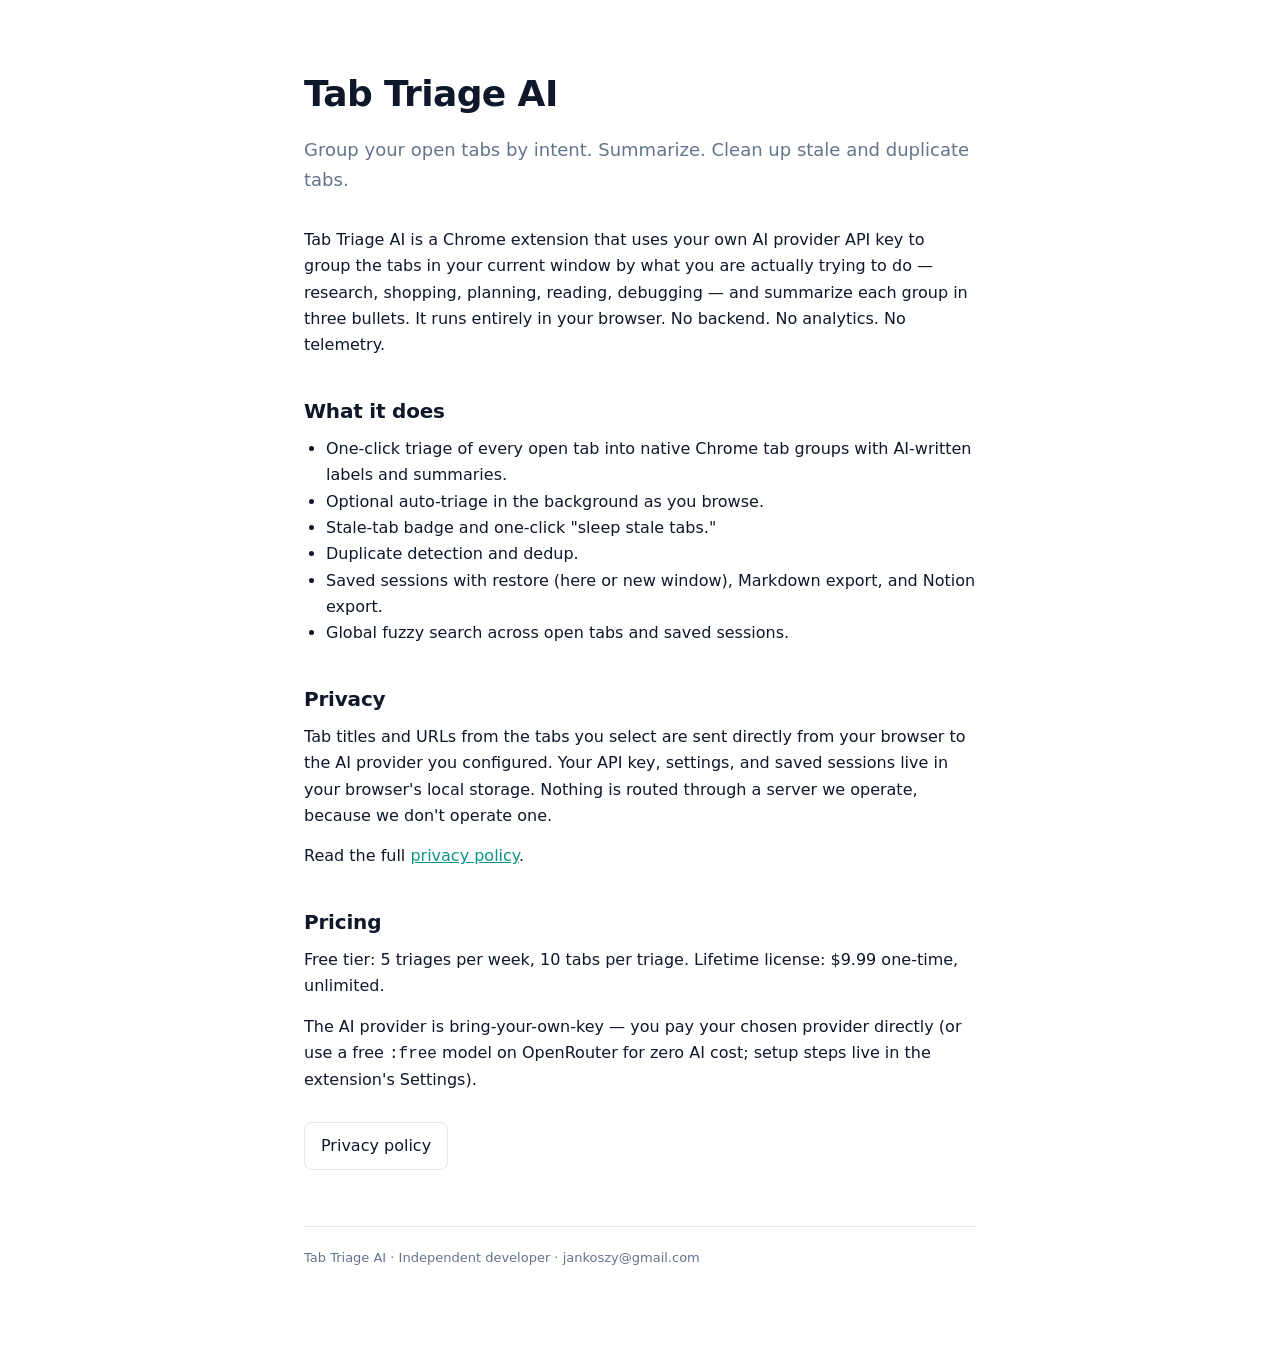
<file: docs/index.html>
<!doctype html>
<html lang="en">
  <head>
    <meta charset="utf-8" />
    <meta name="viewport" content="width=device-width, initial-scale=1" />
    <meta name="robots" content="index, follow" />
    <title>Tab Triage AI</title>
    <meta name="description" content="A Chrome extension that groups your open tabs by intent, summarizes each group, and helps you clean up stale and duplicate tabs. Bring your own AI provider key." />
    <style>
      :root {
        --bg: #ffffff;
        --text: #0f172a;
        --muted: #64748b;
        --border: #e2e8f0;
        --accent: #dc2626;
        --accent-2: #0d9488;
      }
      * { box-sizing: border-box; }
      body {
        margin: 0;
        font-family: -apple-system, BlinkMacSystemFont, "Segoe UI", system-ui, sans-serif;
        background: var(--bg);
        color: var(--text);
        line-height: 1.65;
        font-size: 16px;
      }
      main {
        max-width: 720px;
        margin: 0 auto;
        padding: 64px 24px 96px;
      }
      h1 { font-size: 36px; margin: 0 0 12px; letter-spacing: -0.6px; }
      h2 { font-size: 20px; margin: 36px 0 8px; letter-spacing: -0.2px; }
      .tagline { color: var(--muted); font-size: 18px; margin: 0 0 32px; }
      p, ul { margin: 0 0 14px; }
      ul { padding-left: 22px; }
      a { color: var(--accent-2); }
      a:hover { color: var(--accent); }
      .links { display: flex; flex-wrap: wrap; gap: 12px; margin: 28px 0; }
      .links a {
        display: inline-block;
        padding: 10px 16px;
        border: 1px solid var(--border);
        border-radius: 8px;
        text-decoration: none;
        color: var(--text);
        font-weight: 500;
      }
      .links a:hover { border-color: var(--accent-2); color: var(--accent-2); }
      footer { color: var(--muted); font-size: 13px; margin-top: 56px; padding-top: 20px; border-top: 1px solid var(--border); }
    </style>
  </head>
  <body>
    <main>
      <h1>Tab Triage AI</h1>
      <p class="tagline">Group your open tabs by intent. Summarize. Clean up stale and duplicate tabs.</p>

      <p>Tab Triage AI is a Chrome extension that uses your own AI provider API key to group the tabs in your current window by what you are actually trying to do — research, shopping, planning, reading, debugging — and summarize each group in three bullets. It runs entirely in your browser. No backend. No analytics. No telemetry.</p>

      <h2>What it does</h2>
      <ul>
        <li>One-click triage of every open tab into native Chrome tab groups with AI-written labels and summaries.</li>
        <li>Optional auto-triage in the background as you browse.</li>
        <li>Stale-tab badge and one-click "sleep stale tabs."</li>
        <li>Duplicate detection and dedup.</li>
        <li>Saved sessions with restore (here or new window), Markdown export, and Notion export.</li>
        <li>Global fuzzy search across open tabs and saved sessions.</li>
      </ul>

      <h2>Privacy</h2>
      <p>Tab titles and URLs from the tabs you select are sent directly from your browser to the AI provider you configured. Your API key, settings, and saved sessions live in your browser's local storage. Nothing is routed through a server we operate, because we don't operate one.</p>
      <p>Read the full <a href="privacy.html">privacy policy</a>.</p>

      <h2>Pricing</h2>
      <p>Free tier: 5 triages per week, 10 tabs per triage. Lifetime license: $9.99 one-time, unlimited.</p>
      <p>The AI provider is bring-your-own-key — you pay your chosen provider directly (or use a free <code>:free</code> model on OpenRouter for zero AI cost; setup steps live in the extension's Settings).</p>

      <div class="links">
        <a href="privacy.html">Privacy policy</a>
      </div>

      <footer>
        Tab Triage AI &middot; Independent developer &middot; jankoszy@gmail.com
      </footer>
    </main>
  </body>
</html>
</file>
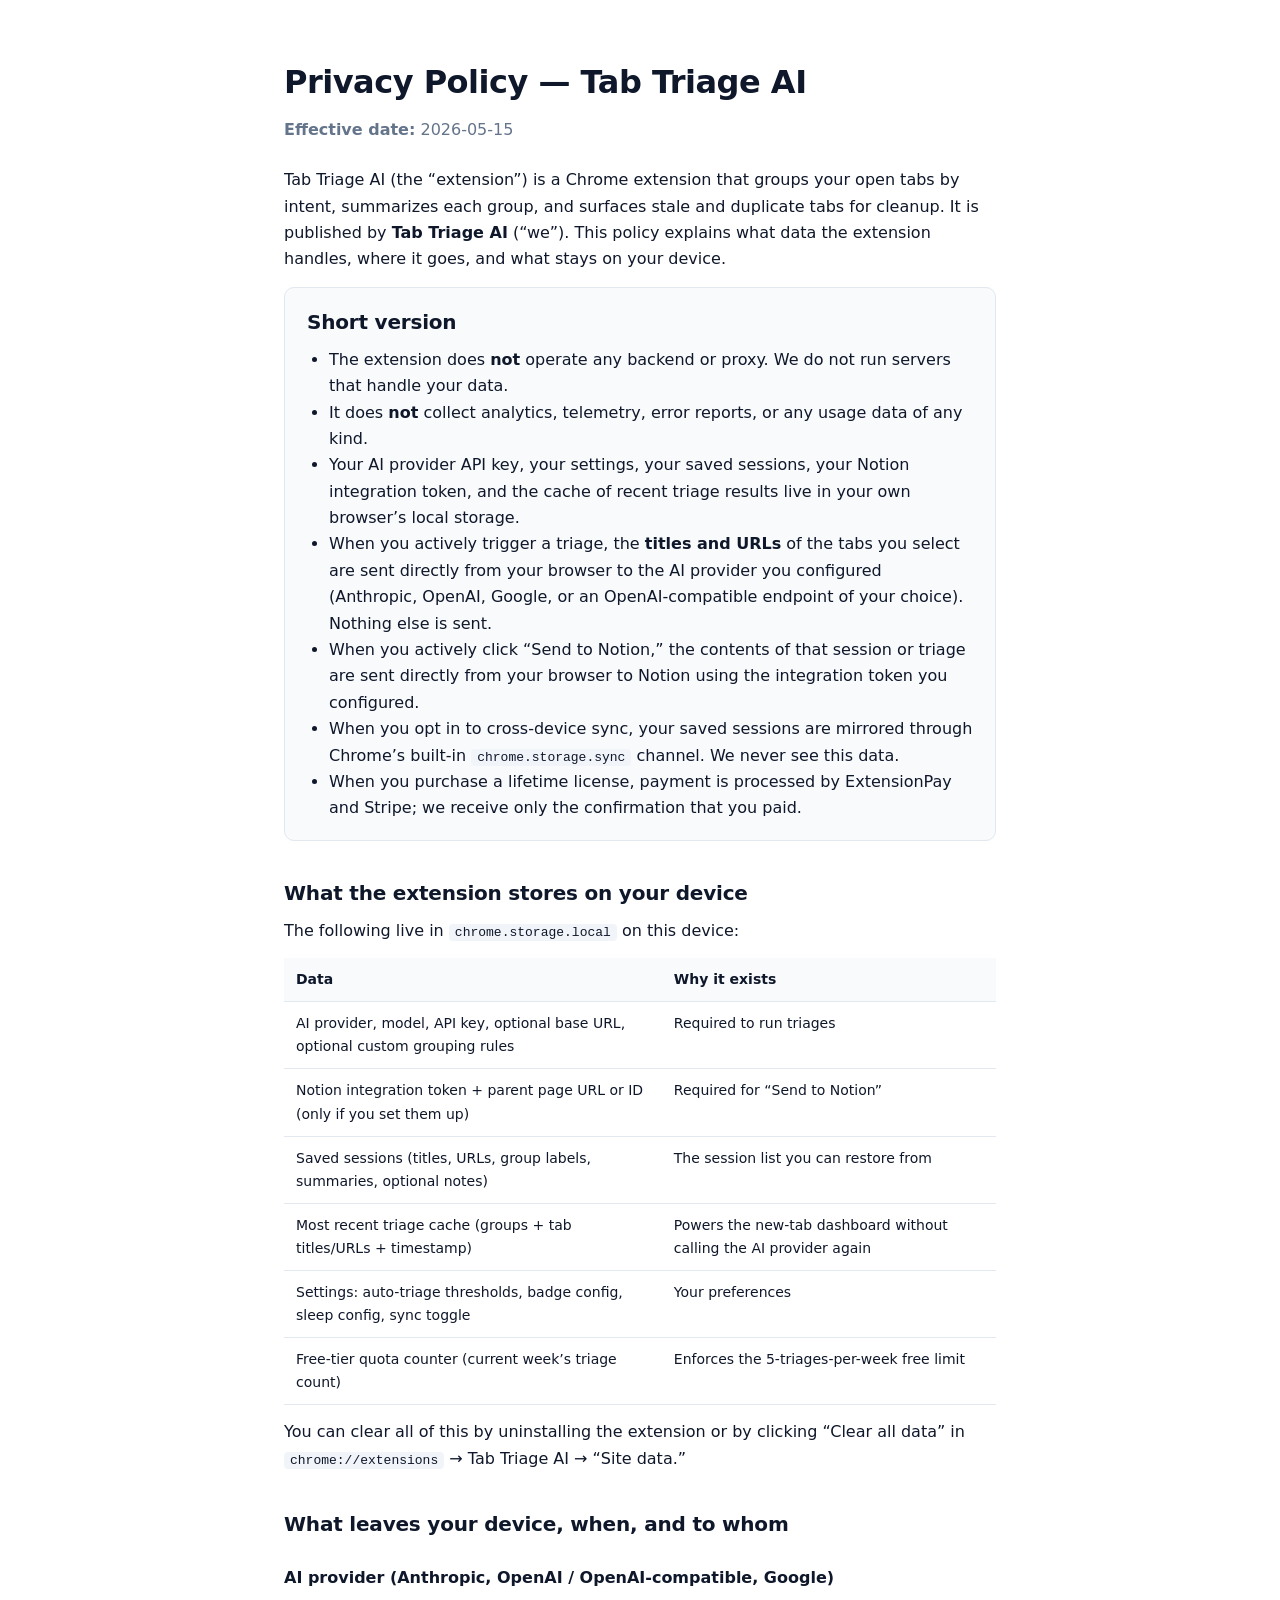
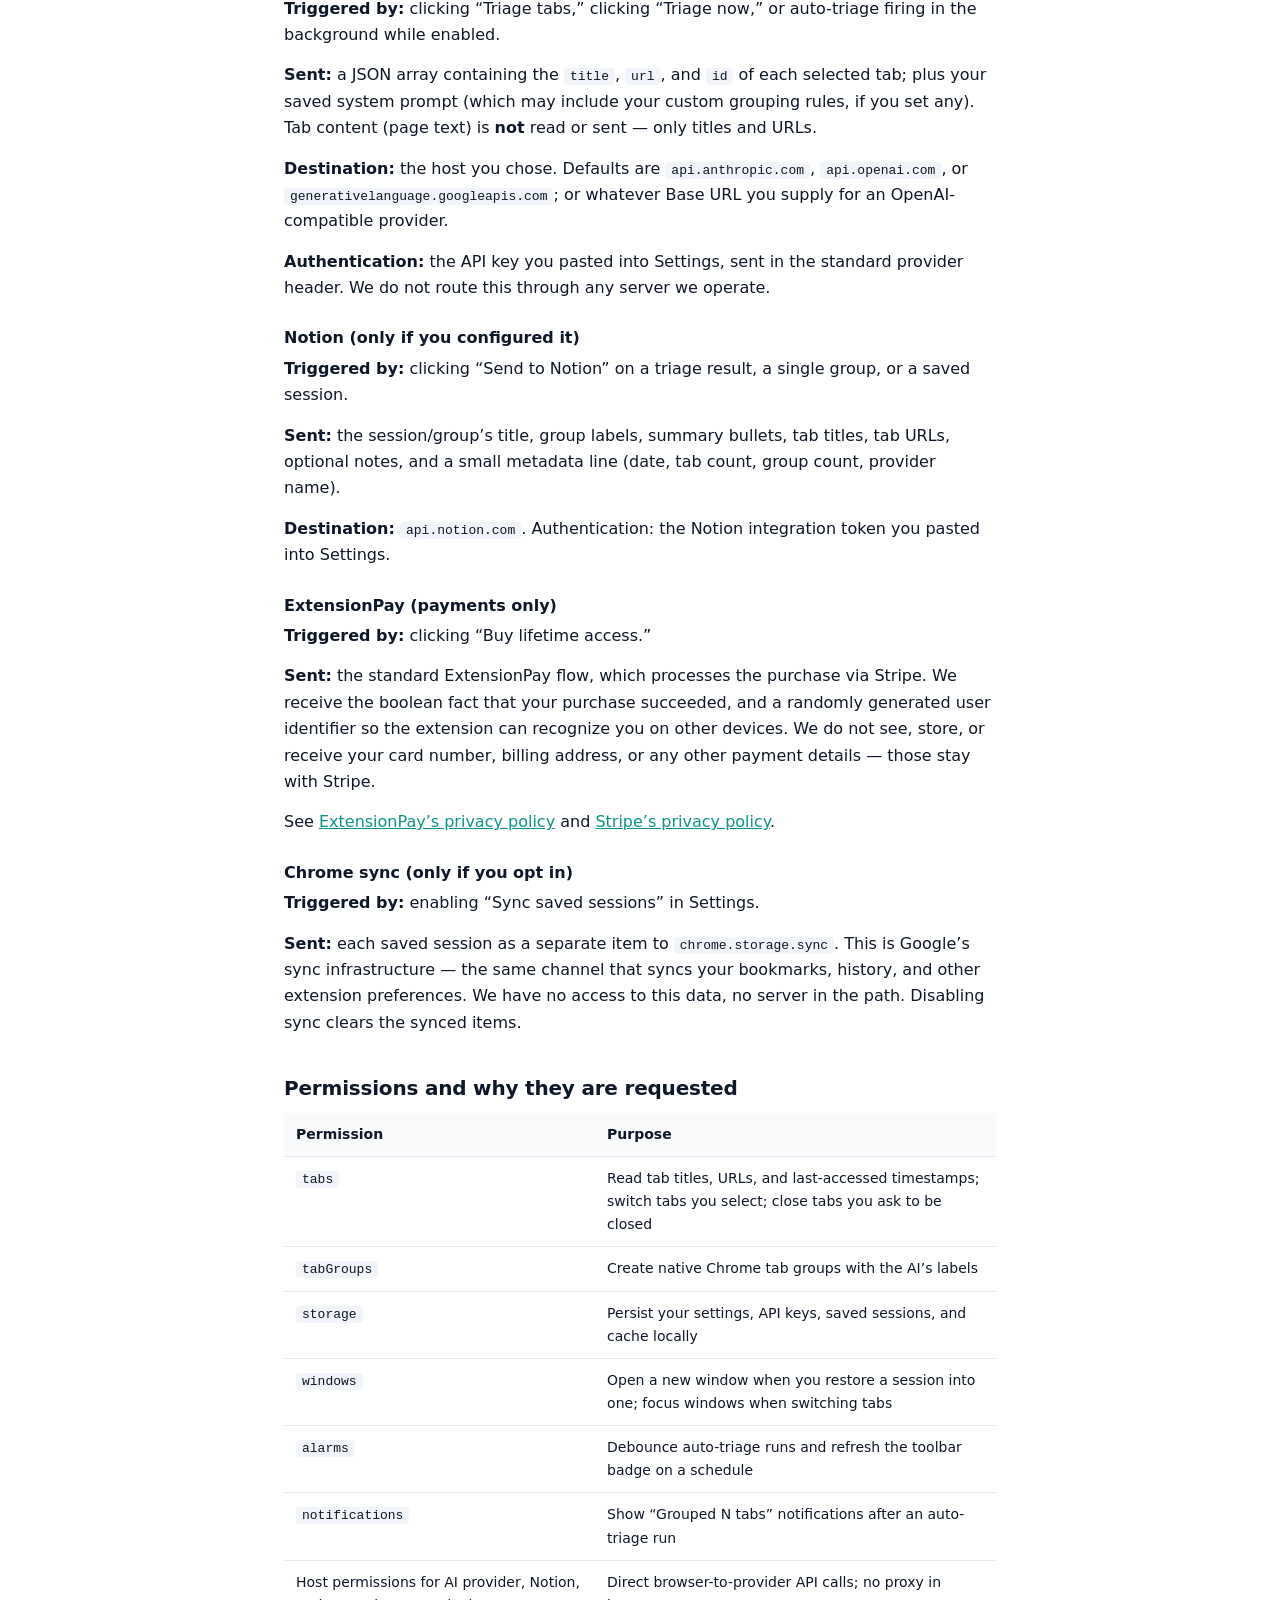
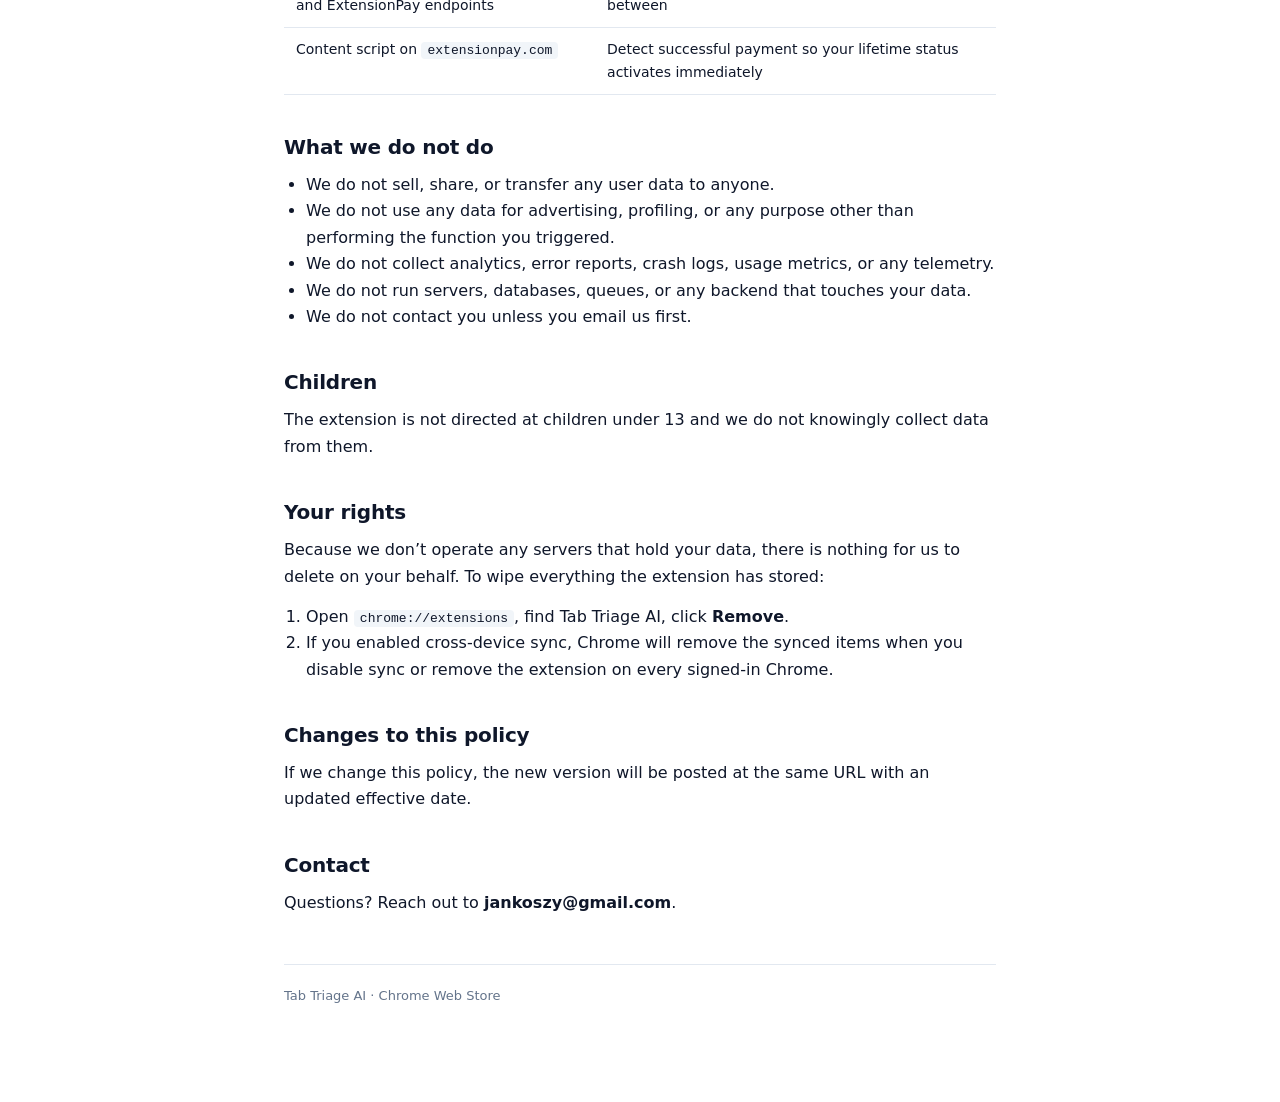
<file: docs/privacy.html>
<!doctype html>
<html lang="en">
  <head>
    <meta charset="utf-8" />
    <meta name="viewport" content="width=device-width, initial-scale=1" />
    <meta name="robots" content="index, follow" />
    <title>Privacy Policy — Tab Triage AI</title>
    <style>
      :root {
        --bg: #ffffff;
        --text: #0f172a;
        --muted: #64748b;
        --border: #e2e8f0;
        --accent: #dc2626;
        --accent-2: #0d9488;
      }
      * { box-sizing: border-box; }
      body {
        margin: 0;
        font-family: -apple-system, BlinkMacSystemFont, "Segoe UI", system-ui, sans-serif;
        background: var(--bg);
        color: var(--text);
        line-height: 1.65;
        font-size: 16px;
      }
      main {
        max-width: 760px;
        margin: 0 auto;
        padding: 56px 24px 96px;
      }
      h1 { font-size: 32px; margin: 0 0 8px; letter-spacing: -0.5px; }
      h2 { font-size: 20px; margin: 36px 0 8px; letter-spacing: -0.2px; }
      h3 { font-size: 16px; margin: 24px 0 4px; }
      p, ul, ol, table { margin: 0 0 14px; }
      ul, ol { padding-left: 22px; }
      a { color: var(--accent-2); }
      a:hover { color: var(--accent); }
      table { border-collapse: collapse; width: 100%; font-size: 14px; }
      th, td { text-align: left; padding: 10px 12px; border-bottom: 1px solid var(--border); vertical-align: top; }
      th { font-weight: 600; background: #f8fafc; }
      code { background: #f1f5f9; padding: 1px 6px; border-radius: 4px; font-size: 13px; }
      .effective { color: var(--muted); margin-bottom: 24px; }
      .short {
        background: #f8fafc;
        border: 1px solid var(--border);
        border-radius: 10px;
        padding: 18px 22px;
        margin-bottom: 28px;
      }
      .short ul { margin-bottom: 0; }
      footer { color: var(--muted); font-size: 13px; margin-top: 48px; padding-top: 20px; border-top: 1px solid var(--border); }
    </style>
  </head>
  <body>
    <main>
      <h1>Privacy Policy — Tab Triage AI</h1>
      <p class="effective"><strong>Effective date:</strong> 2026-05-15</p>

      <p>Tab Triage AI (the &ldquo;extension&rdquo;) is a Chrome extension that groups your open tabs by intent, summarizes each group, and surfaces stale and duplicate tabs for cleanup. It is published by <strong>Tab Triage AI</strong> (&ldquo;we&rdquo;). This policy explains what data the extension handles, where it goes, and what stays on your device.</p>

      <div class="short">
        <h2 style="margin-top: 0;">Short version</h2>
        <ul>
          <li>The extension does <strong>not</strong> operate any backend or proxy. We do not run servers that handle your data.</li>
          <li>It does <strong>not</strong> collect analytics, telemetry, error reports, or any usage data of any kind.</li>
          <li>Your AI provider API key, your settings, your saved sessions, your Notion integration token, and the cache of recent triage results live in your own browser&rsquo;s local storage.</li>
          <li>When you actively trigger a triage, the <strong>titles and URLs</strong> of the tabs you select are sent directly from your browser to the AI provider you configured (Anthropic, OpenAI, Google, or an OpenAI-compatible endpoint of your choice). Nothing else is sent.</li>
          <li>When you actively click &ldquo;Send to Notion,&rdquo; the contents of that session or triage are sent directly from your browser to Notion using the integration token you configured.</li>
          <li>When you opt in to cross-device sync, your saved sessions are mirrored through Chrome&rsquo;s built-in <code>chrome.storage.sync</code> channel. We never see this data.</li>
          <li>When you purchase a lifetime license, payment is processed by ExtensionPay and Stripe; we receive only the confirmation that you paid.</li>
        </ul>
      </div>

      <h2>What the extension stores on your device</h2>
      <p>The following live in <code>chrome.storage.local</code> on this device:</p>
      <table>
        <thead><tr><th>Data</th><th>Why it exists</th></tr></thead>
        <tbody>
          <tr><td>AI provider, model, API key, optional base URL, optional custom grouping rules</td><td>Required to run triages</td></tr>
          <tr><td>Notion integration token + parent page URL or ID (only if you set them up)</td><td>Required for &ldquo;Send to Notion&rdquo;</td></tr>
          <tr><td>Saved sessions (titles, URLs, group labels, summaries, optional notes)</td><td>The session list you can restore from</td></tr>
          <tr><td>Most recent triage cache (groups + tab titles/URLs + timestamp)</td><td>Powers the new-tab dashboard without calling the AI provider again</td></tr>
          <tr><td>Settings: auto-triage thresholds, badge config, sleep config, sync toggle</td><td>Your preferences</td></tr>
          <tr><td>Free-tier quota counter (current week&rsquo;s triage count)</td><td>Enforces the 5-triages-per-week free limit</td></tr>
        </tbody>
      </table>
      <p>You can clear all of this by uninstalling the extension or by clicking &ldquo;Clear all data&rdquo; in <code>chrome://extensions</code> &rarr; Tab Triage AI &rarr; &ldquo;Site data.&rdquo;</p>

      <h2>What leaves your device, when, and to whom</h2>

      <h3>AI provider (Anthropic, OpenAI / OpenAI-compatible, Google)</h3>
      <p><strong>Triggered by:</strong> clicking &ldquo;Triage tabs,&rdquo; clicking &ldquo;Triage now,&rdquo; or auto-triage firing in the background while enabled.</p>
      <p><strong>Sent:</strong> a JSON array containing the <code>title</code>, <code>url</code>, and <code>id</code> of each selected tab; plus your saved system prompt (which may include your custom grouping rules, if you set any). Tab content (page text) is <strong>not</strong> read or sent &mdash; only titles and URLs.</p>
      <p><strong>Destination:</strong> the host you chose. Defaults are <code>api.anthropic.com</code>, <code>api.openai.com</code>, or <code>generativelanguage.googleapis.com</code>; or whatever Base URL you supply for an OpenAI-compatible provider.</p>
      <p><strong>Authentication:</strong> the API key you pasted into Settings, sent in the standard provider header. We do not route this through any server we operate.</p>

      <h3>Notion (only if you configured it)</h3>
      <p><strong>Triggered by:</strong> clicking &ldquo;Send to Notion&rdquo; on a triage result, a single group, or a saved session.</p>
      <p><strong>Sent:</strong> the session/group&rsquo;s title, group labels, summary bullets, tab titles, tab URLs, optional notes, and a small metadata line (date, tab count, group count, provider name).</p>
      <p><strong>Destination:</strong> <code>api.notion.com</code>. Authentication: the Notion integration token you pasted into Settings.</p>

      <h3>ExtensionPay (payments only)</h3>
      <p><strong>Triggered by:</strong> clicking &ldquo;Buy lifetime access.&rdquo;</p>
      <p><strong>Sent:</strong> the standard ExtensionPay flow, which processes the purchase via Stripe. We receive the boolean fact that your purchase succeeded, and a randomly generated user identifier so the extension can recognize you on other devices. We do not see, store, or receive your card number, billing address, or any other payment details &mdash; those stay with Stripe.</p>
      <p>See <a href="https://extensionpay.com/privacy" target="_blank" rel="noopener">ExtensionPay&rsquo;s privacy policy</a> and <a href="https://stripe.com/privacy" target="_blank" rel="noopener">Stripe&rsquo;s privacy policy</a>.</p>

      <h3>Chrome sync (only if you opt in)</h3>
      <p><strong>Triggered by:</strong> enabling &ldquo;Sync saved sessions&rdquo; in Settings.</p>
      <p><strong>Sent:</strong> each saved session as a separate item to <code>chrome.storage.sync</code>. This is Google&rsquo;s sync infrastructure &mdash; the same channel that syncs your bookmarks, history, and other extension preferences. We have no access to this data, no server in the path. Disabling sync clears the synced items.</p>

      <h2>Permissions and why they are requested</h2>
      <table>
        <thead><tr><th>Permission</th><th>Purpose</th></tr></thead>
        <tbody>
          <tr><td><code>tabs</code></td><td>Read tab titles, URLs, and last-accessed timestamps; switch tabs you select; close tabs you ask to be closed</td></tr>
          <tr><td><code>tabGroups</code></td><td>Create native Chrome tab groups with the AI&rsquo;s labels</td></tr>
          <tr><td><code>storage</code></td><td>Persist your settings, API keys, saved sessions, and cache locally</td></tr>
          <tr><td><code>windows</code></td><td>Open a new window when you restore a session into one; focus windows when switching tabs</td></tr>
          <tr><td><code>alarms</code></td><td>Debounce auto-triage runs and refresh the toolbar badge on a schedule</td></tr>
          <tr><td><code>notifications</code></td><td>Show &ldquo;Grouped N tabs&rdquo; notifications after an auto-triage run</td></tr>
          <tr><td>Host permissions for AI provider, Notion, and ExtensionPay endpoints</td><td>Direct browser-to-provider API calls; no proxy in between</td></tr>
          <tr><td>Content script on <code>extensionpay.com</code></td><td>Detect successful payment so your lifetime status activates immediately</td></tr>
        </tbody>
      </table>

      <h2>What we do not do</h2>
      <ul>
        <li>We do not sell, share, or transfer any user data to anyone.</li>
        <li>We do not use any data for advertising, profiling, or any purpose other than performing the function you triggered.</li>
        <li>We do not collect analytics, error reports, crash logs, usage metrics, or any telemetry.</li>
        <li>We do not run servers, databases, queues, or any backend that touches your data.</li>
        <li>We do not contact you unless you email us first.</li>
      </ul>

      <h2>Children</h2>
      <p>The extension is not directed at children under 13 and we do not knowingly collect data from them.</p>

      <h2>Your rights</h2>
      <p>Because we don&rsquo;t operate any servers that hold your data, there is nothing for us to delete on your behalf. To wipe everything the extension has stored:</p>
      <ol>
        <li>Open <code>chrome://extensions</code>, find Tab Triage AI, click <strong>Remove</strong>.</li>
        <li>If you enabled cross-device sync, Chrome will remove the synced items when you disable sync or remove the extension on every signed-in Chrome.</li>
      </ol>

      <h2>Changes to this policy</h2>
      <p>If we change this policy, the new version will be posted at the same URL with an updated effective date.</p>

      <h2>Contact</h2>
      <p>Questions? Reach out to <strong>jankoszy@gmail.com</strong>.</p>

      <footer>
        Tab Triage AI &middot; Chrome Web Store
      </footer>
    </main>
  </body>
</html>
</file>
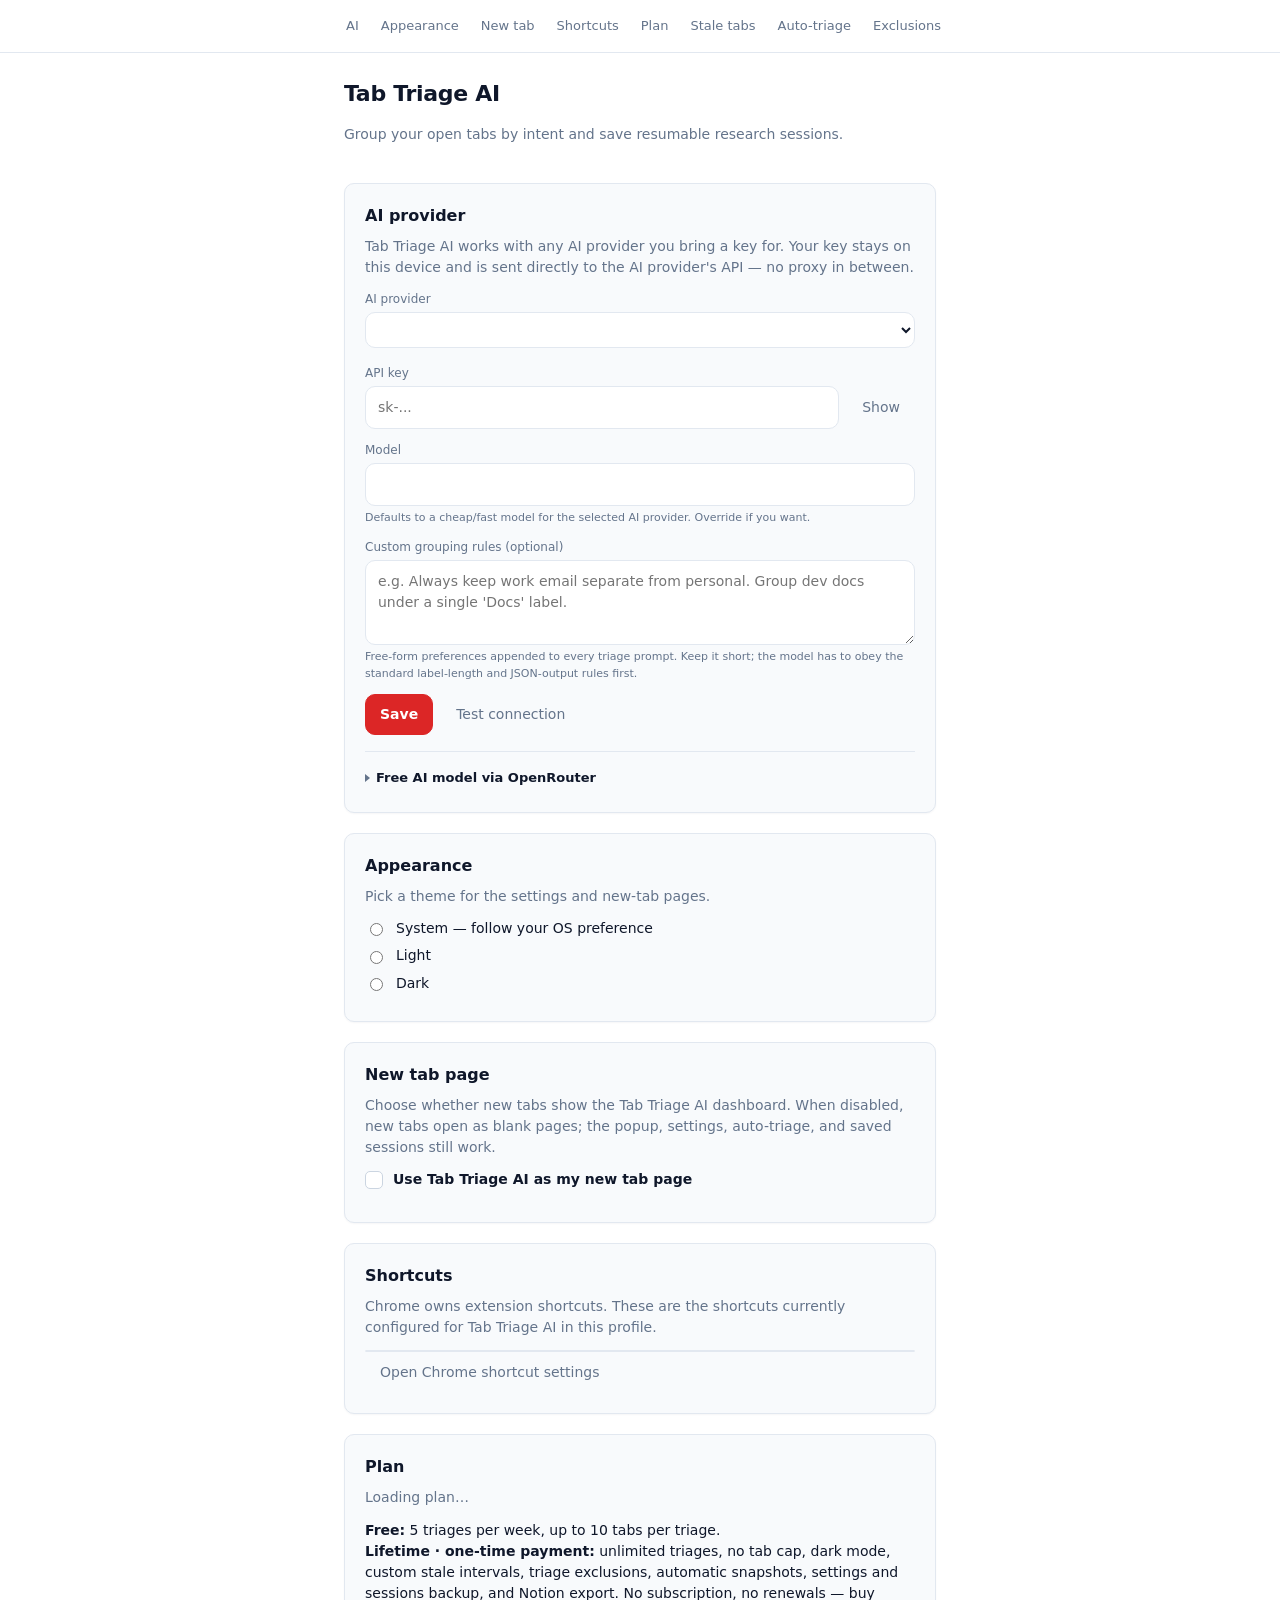
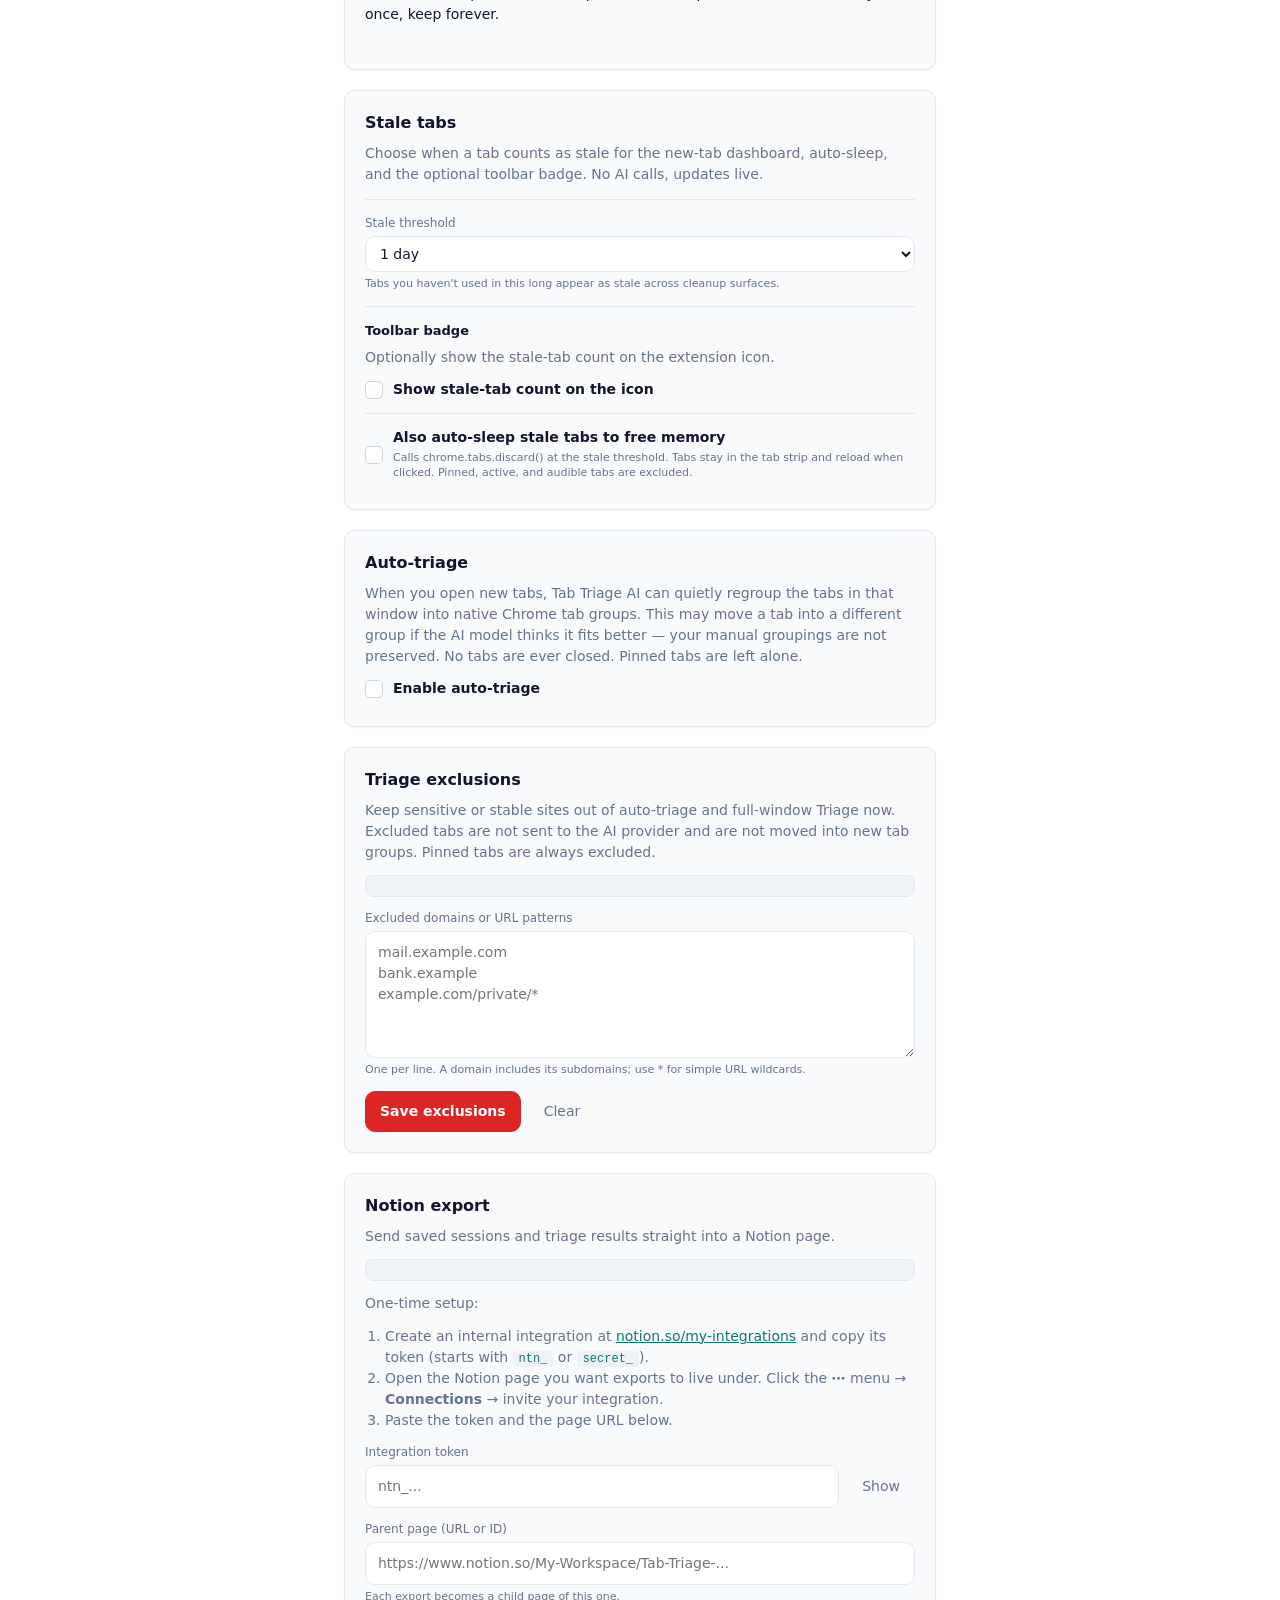
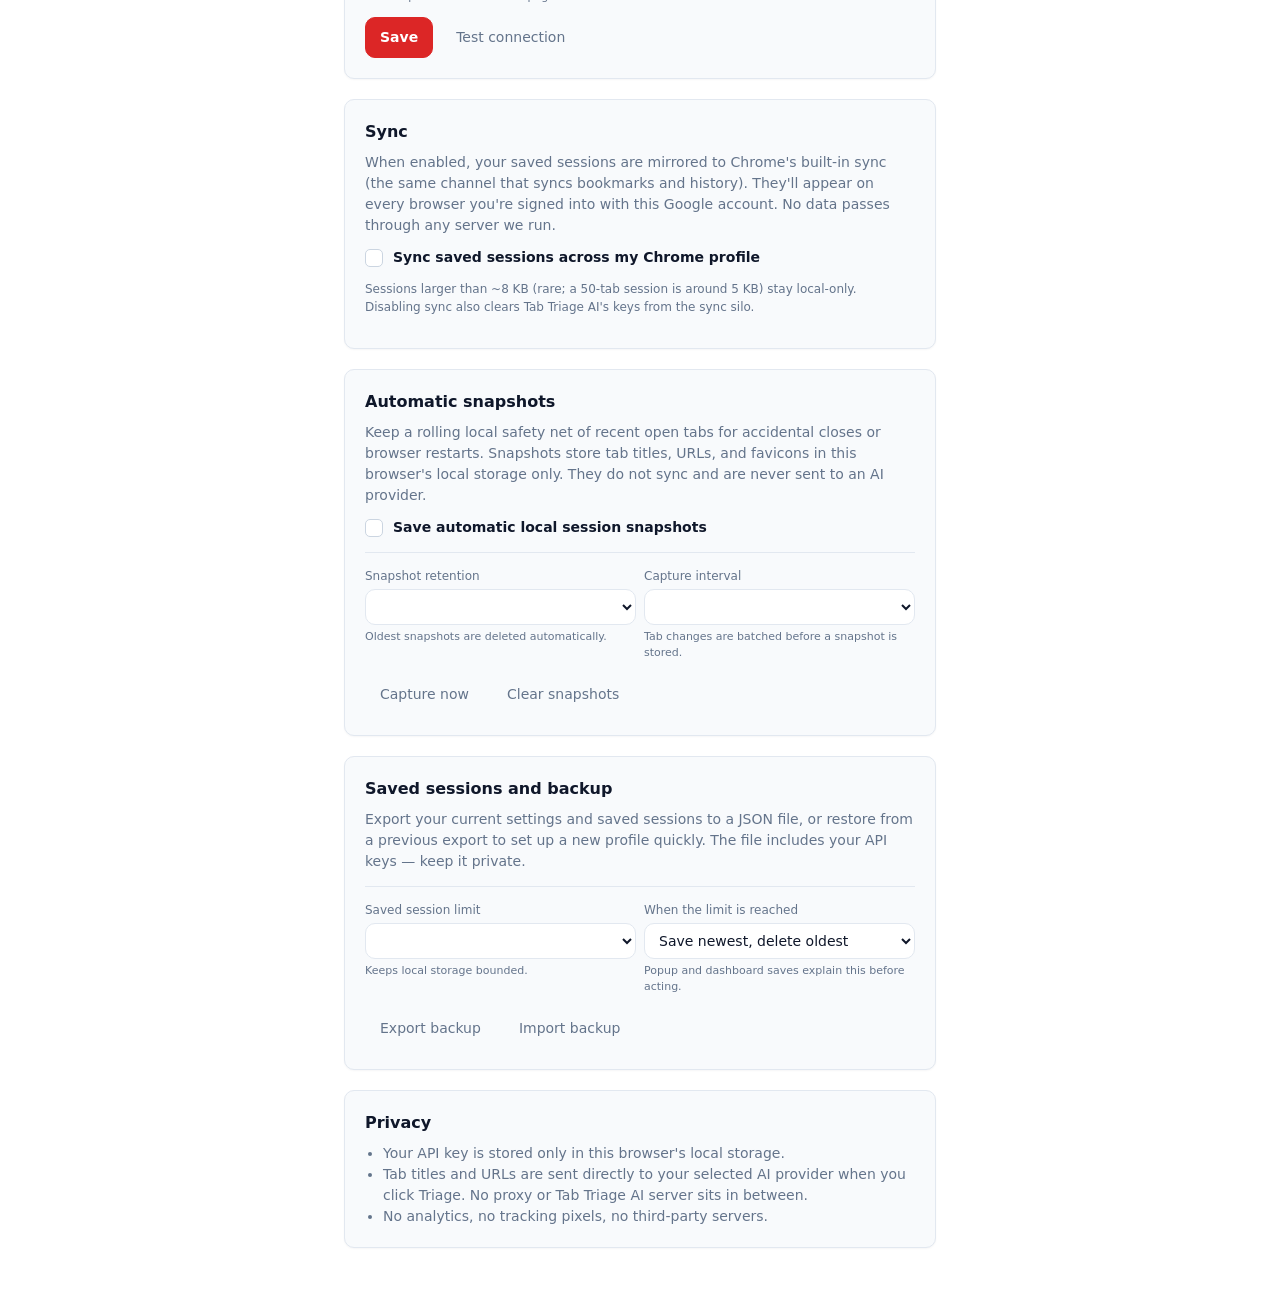
<file: options/options.html>
<!doctype html>
<html lang="en">
  <head>
    <meta charset="utf-8" />
    <title>Tab Triage AI — Settings</title>
    <link rel="stylesheet" href="options.css" />
  </head>
  <body>
    <nav class="page-nav" aria-label="Settings sections">
      <ul>
        <li><a href="#section-llm">AI</a></li>
        <li><a href="#section-appearance">Appearance</a></li>
        <li><a href="#section-newtab">New tab</a></li>
        <li><a href="#section-shortcuts">Shortcuts</a></li>
        <li><a href="#section-plan">Plan</a></li>
        <li><a href="#section-badge">Stale tabs</a></li>
        <li><a href="#section-auto">Auto-triage</a></li>
        <li><a href="#section-exclusions">Exclusions</a></li>
        <li><a href="#section-notion">Notion</a></li>
        <li><a href="#section-sync">Sync</a></li>
        <li><a href="#section-snapshots">Snapshots</a></li>
        <li><a href="#section-backup">Backup</a></li>
        <li><a href="#section-privacy">Privacy</a></li>
      </ul>
    </nav>
    <main>
      <header>
        <div class="brand">
          <h1>Tab Triage AI</h1>
        </div>
        <p class="muted">Group your open tabs by intent and save resumable research sessions.</p>
      </header>

      <section class="card" id="section-llm">
        <h2>AI provider</h2>
        <p class="muted">
          Tab Triage AI works with any AI provider you bring a key for. Your key stays on this device and is sent
          directly to the AI provider's API — no proxy in between.
        </p>

        <label class="field" style="margin-bottom:12px;">
          <span class="field-label">AI provider</span>
          <select id="llm-provider"></select>
          <span class="field-hint" id="llm-key-help"></span>
        </label>

        <label class="field" style="margin-bottom:12px;">
          <span class="field-label">API key</span>
          <div class="row" style="margin-bottom:0;">
            <input id="api-key" type="password" placeholder="sk-..." autocomplete="off" spellcheck="false" />
            <button id="toggle-visibility" class="ghost" title="Show / hide">Show</button>
          </div>
        </label>

        <label class="field" style="margin-bottom:12px;">
          <span class="field-label">Model</span>
          <input id="llm-model" type="text" autocomplete="off" spellcheck="false" />
          <span class="field-hint" id="llm-model-help">Defaults to a cheap/fast model for the selected AI provider. Override if you want.</span>
        </label>

        <label class="field hidden" id="llm-baseurl-field" style="margin-bottom:12px;">
          <span class="field-label">Base URL (optional)</span>
          <input id="llm-baseurl" type="text" placeholder="https://openrouter.ai/api/v1" autocomplete="off" spellcheck="false" />
          <span class="field-hint" id="llm-baseurl-help">For OpenAI-compatible servers (OpenRouter, Groq, Together, Ollama, LM Studio). Leave blank for OpenAI proper.</span>
        </label>

        <label class="field" style="margin-bottom:12px;">
          <span class="field-label">Custom grouping rules (optional)</span>
          <textarea id="llm-instructions" rows="3" placeholder="e.g. Always keep work email separate from personal. Group dev docs under a single 'Docs' label." spellcheck="false"></textarea>
          <span class="field-hint">Free-form preferences appended to every triage prompt. Keep it short; the model has to obey the standard label-length and JSON-output rules first.</span>
        </label>

        <div class="actions">
          <button id="save" class="primary">Save</button>
          <button id="test" class="ghost">Test connection</button>
          <span id="status" class="status" role="status" aria-live="polite" aria-atomic="true"></span>
        </div>

        <details class="disclosure">
          <summary>Free AI model via OpenRouter</summary>
          <p class="muted">
            Don't want to pay for AI calls? OpenRouter exposes several models for free (rate-limited but
            generous for tab triage). Setup, top to bottom:
          </p>
          <ol class="muted" style="padding-left:20px; margin: 0 0 12px;">
            <li>Sign up at <a href="https://openrouter.ai" target="_blank" rel="noopener">openrouter.ai</a> — no credit card required for the free tier.</li>
            <li>Go to <a href="https://openrouter.ai/keys" target="_blank" rel="noopener">openrouter.ai/keys</a> and create an API key. Copy it.</li>
            <li>In the fields above:
              <ul style="margin-top:4px;">
                <li>AI provider: <strong>OpenAI-compatible</strong></li>
                <li>API key: paste the OpenRouter key</li>
                <li>Base URL: <code>https://openrouter.ai/api/v1</code></li>
                <li>Model: pick one with the <code>:free</code> suffix from <a href="https://openrouter.ai/models?max_price=0" target="_blank" rel="noopener">the free model list</a>. Good defaults today: <code>deepseek/deepseek-chat-v3-0324:free</code>, <code>google/gemini-2.0-flash-exp:free</code>, <code>meta-llama/llama-3.3-70b-instruct:free</code>.</li>
              </ul>
            </li>
            <li>Click <strong>Save</strong>, then <strong>Test connection</strong> above.</li>
          </ol>
          <p class="muted" style="font-size:12px; margin-bottom:0;">
            Free models have per-day request limits and can be slower or noisier than paid ones. If a triage
            fails, swap in a different <code>:free</code> model and retry. Your key and choice stay on this device.
          </p>
        </details>
      </section>

      <section class="card" id="section-appearance">
        <h2>Appearance</h2>
        <p class="muted" id="theme-help">Pick a theme for the settings and new-tab pages.</p>
        <div class="theme-options">
          <label class="checkbox-row">
            <input type="radio" name="theme" value="system" id="theme-system" />
            <span>System — follow your OS preference</span>
          </label>
          <label class="checkbox-row">
            <input type="radio" name="theme" value="light" id="theme-light" />
            <span>Light</span>
          </label>
          <label class="checkbox-row">
            <input type="radio" name="theme" value="dark" id="theme-dark" />
            <span>Dark</span>
          </label>
        </div>
      </section>

      <section class="card" id="section-newtab">
        <h2>New tab page</h2>
        <p class="muted">
          Choose whether new tabs show the Tab Triage AI dashboard. When disabled, new tabs open as
          blank pages; the popup, settings, auto-triage, and saved sessions still work.
        </p>
        <label class="checkbox-row">
          <input id="newtab-enabled" type="checkbox" />
          <span><strong>Use Tab Triage AI as my new tab page</strong></span>
        </label>
        <p id="newtab-status" class="status" role="status" aria-live="polite" aria-atomic="true"></p>
      </section>

      <section class="card" id="section-shortcuts">
        <h2>Shortcuts</h2>
        <p class="muted">
          Chrome owns extension shortcuts. These are the shortcuts currently configured for Tab Triage AI in this profile.
        </p>
        <ul id="shortcut-list" class="shortcut-list" aria-live="polite"></ul>
        <div class="actions">
          <button id="shortcut-settings" class="ghost">Open Chrome shortcut settings</button>
          <span id="shortcut-status" class="status" role="status" aria-live="polite" aria-atomic="true"></span>
        </div>
      </section>

      <section class="card" id="section-plan">
        <h2>Plan</h2>
        <p id="plan-status" class="muted" role="status" aria-live="polite" aria-atomic="true">Loading plan…</p>
        <p>
          <strong>Free:</strong> 5 triages per week, up to 10 tabs per triage.<br />
          <strong id="lifetime-headline">Lifetime · one-time payment:</strong> unlimited triages, no tab cap, dark mode, custom stale intervals, triage exclusions, automatic snapshots, settings and sessions backup, and Notion export. No subscription, no renewals — buy once, keep forever.
        </p>
        <div class="actions" id="plan-actions"></div>
        <p id="waitlist-wrap" class="muted hidden" style="margin-top:12px;">
          Lifetime checkout isn't live yet. Drop your email to lock in the launch discount.
        </p>
        <div class="row hidden" id="waitlist-row">
          <input id="waitlist-email" type="email" placeholder="you@example.com" />
          <button id="waitlist" class="ghost">Join waitlist</button>
        </div>
        <p id="waitlist-status" class="status" role="status" aria-live="polite" aria-atomic="true"></p>
      </section>

      <section class="card" id="section-badge">
        <h2>Stale tabs</h2>
        <p class="muted">
          Choose when a tab counts as stale for the new-tab dashboard, auto-sleep, and the optional
          toolbar badge. No AI calls, updates live.
        </p>
        <div class="settings-group">
          <label class="field">
            <span class="field-label">Stale threshold</span>
            <select id="badge-threshold">
              <option value="1">1 hour</option>
              <option value="4">4 hours</option>
              <option value="12">12 hours</option>
              <option value="24" selected>1 day</option>
              <option value="72">3 days</option>
              <option value="168">1 week</option>
              <option value="custom" id="badge-threshold-custom-opt">Custom… (Lifetime)</option>
            </select>
            <span class="field-hint">Tabs you haven't used in this long appear as stale across cleanup surfaces.</span>
          </label>
          <div id="badge-threshold-custom" class="hidden" style="margin-top:8px;">
            <div class="row" style="margin-bottom:0; align-items:center; gap:6px;">
              <input id="badge-threshold-custom-value" type="number" min="1" step="1" style="max-width:120px;" />
              <select id="badge-threshold-custom-unit" style="max-width:140px;">
                <option value="minutes">minutes</option>
                <option value="hours" selected>hours</option>
                <option value="days">days</option>
              </select>
            </div>
            <span class="field-hint" id="badge-threshold-custom-hint">Lifetime perk: set any custom interval.</span>
          </div>
          <p id="badge-status" class="status" style="margin-top:8px;" role="status" aria-live="polite" aria-atomic="true"></p>
        </div>

        <div class="settings-group">
          <h3 class="subsection-title">Toolbar badge</h3>
          <p class="muted">Optionally show the stale-tab count on the extension icon.</p>
          <label class="checkbox-row">
            <input id="badge-enabled" type="checkbox" />
            <span><strong>Show stale-tab count on the icon</strong></span>
          </label>
        </div>

        <label class="checkbox-row settings-group">
          <input id="sleep-enabled" type="checkbox" />
          <span>
            <strong>Also auto-sleep stale tabs to free memory</strong>
            <span class="field-hint" style="display:block; margin-top:2px;">Calls chrome.tabs.discard() at the stale threshold. Tabs stay in the tab strip and reload when clicked. Pinned, active, and audible tabs are excluded.</span>
          </span>
        </label>
      </section>

      <section class="card" id="section-auto">
        <h2>Auto-triage</h2>
        <p class="muted">
          When you open new tabs, Tab Triage AI can quietly regroup the tabs in that window into native Chrome
          tab groups. This may move a tab into a different group if the AI model thinks it fits better — your
          manual groupings are not preserved. No tabs are ever closed. Pinned tabs are left alone.
        </p>
        <label class="checkbox-row">
          <input id="auto-enabled" type="checkbox" />
          <span><strong>Enable auto-triage</strong></span>
        </label>
        <div id="auto-config" class="hidden" style="margin-top:8px;">
          <div class="row">
            <label class="field">
              <span class="field-label">Debounce</span>
              <select id="auto-debounce">
                <option value="5">5 seconds</option>
                <option value="10" selected>10 seconds</option>
                <option value="20">20 seconds</option>
                <option value="45">45 seconds</option>
              </select>
              <span class="field-hint">Wait this long after your last new tab before firing.</span>
            </label>
            <label class="field">
              <span class="field-label">Throttle</span>
              <select id="auto-throttle">
                <option value="60">1 minute</option>
                <option value="90" selected>90 seconds</option>
                <option value="300">5 minutes</option>
                <option value="900">15 minutes</option>
              </select>
              <span class="field-hint">Minimum gap between runs in the same window.</span>
            </label>
          </div>
          <div class="row">
            <label class="field">
              <span class="field-label">Minimum tabs</span>
              <select id="auto-min-tabs">
                <option value="4">4 tabs</option>
                <option value="6" selected>6 tabs</option>
                <option value="10">10 tabs</option>
                <option value="15">15 tabs</option>
              </select>
              <span class="field-hint">Don't regroup a near-empty window.</span>
            </label>
          </div>
          <label class="checkbox-row">
            <input id="auto-notify" type="checkbox" checked />
            <span>Show a notification when it runs</span>
          </label>
          <div class="actions" style="margin-top:8px;">
            <button id="pause-1h" class="ghost">Pause for 1 hour</button>
            <button id="pause-til-tomorrow" class="ghost">Pause until tomorrow</button>
            <button id="resume" class="ghost hidden">Resume</button>
            <span id="auto-status" class="status" role="status" aria-live="polite" aria-atomic="true"></span>
          </div>
        </div>
      </section>

      <section class="card" id="section-exclusions">
        <h2>Triage exclusions</h2>
        <p class="muted">
          Keep sensitive or stable sites out of auto-triage and full-window Triage now. Excluded tabs are not
          sent to the AI provider and are not moved into new tab groups. Pinned tabs are always excluded.
        </p>
        <p id="exclusions-plan-note" class="lifetime-note"></p>
        <label class="field" style="margin-bottom:12px;">
          <span class="field-label">Excluded domains or URL patterns</span>
          <textarea id="triage-exclusions" rows="5" placeholder="mail.example.com&#10;bank.example&#10;example.com/private/*" spellcheck="false"></textarea>
          <span class="field-hint">One per line. A domain includes its subdomains; use * for simple URL wildcards.</span>
        </label>
        <div class="actions">
          <button id="exclusions-save" class="primary">Save exclusions</button>
          <button id="exclusions-clear" class="ghost">Clear</button>
          <span id="exclusions-status" class="status" role="status" aria-live="polite" aria-atomic="true"></span>
        </div>
      </section>

      <section class="card" id="section-notion">
        <h2>Notion export</h2>
        <p class="muted">
          Send saved sessions and triage results straight into a Notion page.
        </p>
        <p id="notion-plan-note" class="lifetime-note"></p>
        <p class="muted">One-time setup:</p>
        <ol class="muted" style="padding-left:20px; margin: 0 0 12px;">
          <li>Create an internal integration at <a href="https://www.notion.so/my-integrations" target="_blank" rel="noopener">notion.so/my-integrations</a> and copy its token (starts with <code>ntn_</code> or <code>secret_</code>).</li>
          <li>Open the Notion page you want exports to live under. Click the <strong>⋯</strong> menu → <strong>Connections</strong> → invite your integration.</li>
          <li>Paste the token and the page URL below.</li>
        </ol>

        <label class="field" style="margin-bottom:12px;">
          <span class="field-label">Integration token</span>
          <div class="row" style="margin-bottom:0;">
            <input id="notion-token" type="password" placeholder="ntn_..." autocomplete="off" spellcheck="false" />
            <button id="notion-toggle" class="ghost" title="Show / hide">Show</button>
          </div>
        </label>

        <label class="field" style="margin-bottom:12px;">
          <span class="field-label">Parent page (URL or ID)</span>
          <input id="notion-parent" type="text" placeholder="https://www.notion.so/My-Workspace/Tab-Triage-..." autocomplete="off" spellcheck="false" />
          <span id="notion-parent-hint" class="field-hint">Each export becomes a child page of this one.</span>
        </label>

        <div class="actions">
          <button id="notion-save" class="primary">Save</button>
          <button id="notion-test" class="ghost">Test connection</button>
          <span id="notion-status" class="status" role="status" aria-live="polite" aria-atomic="true"></span>
        </div>
      </section>

      <section class="card" id="section-sync">
        <h2>Sync</h2>
        <p class="muted">
          When enabled, your saved sessions are mirrored to Chrome's built-in sync (the same channel that
          syncs bookmarks and history). They'll appear on every browser you're signed into with this Google
          account. No data passes through any server we run.
        </p>
        <label class="checkbox-row">
          <input id="sync-enabled" type="checkbox" />
          <span><strong>Sync saved sessions across my Chrome profile</strong></span>
        </label>
        <p id="sync-status" class="status" role="status" aria-live="polite" aria-atomic="true"></p>
        <p class="muted" style="margin-top:8px; font-size:12px;">
          Sessions larger than ~8 KB (rare; a 50-tab session is around 5 KB) stay local-only.
          Disabling sync also clears Tab Triage AI's keys from the sync silo.
        </p>
      </section>

      <section class="card" id="section-snapshots">
        <h2>Automatic snapshots</h2>
        <p class="muted">
          Keep a rolling local safety net of recent open tabs for accidental closes or browser restarts.
          Snapshots store tab titles, URLs, and favicons in this browser's local storage only. They do not
          sync and are never sent to an AI provider.
        </p>
        <label class="checkbox-row">
          <input id="snapshots-enabled" type="checkbox" />
          <span><strong>Save automatic local session snapshots</strong></span>
        </label>
        <div class="settings-group" id="snapshots-config">
          <div class="row">
            <label class="field">
              <span class="field-label">Snapshot retention</span>
              <select id="snapshot-limit"></select>
              <span class="field-hint">Oldest snapshots are deleted automatically.</span>
            </label>
            <label class="field">
              <span class="field-label">Capture interval</span>
              <select id="snapshot-interval"></select>
              <span class="field-hint">Tab changes are batched before a snapshot is stored.</span>
            </label>
          </div>
          <div class="actions">
            <button id="snapshot-capture" class="ghost">Capture now</button>
            <button id="snapshot-clear" class="ghost">Clear snapshots</button>
            <span id="snapshots-status" class="status" role="status" aria-live="polite" aria-atomic="true"></span>
          </div>
        </div>
      </section>

      <section class="card" id="section-backup">
        <h2>Saved sessions and backup</h2>
        <p class="muted" id="data-hint">
          Export your current settings and saved sessions to a JSON file, or restore from a previous export to
          set up a new profile quickly. The file includes your API keys — keep it private.
        </p>
        <div class="session-limit-settings">
          <div class="row">
            <label class="field">
              <span class="field-label">Saved session limit</span>
              <select id="session-limit"></select>
              <span class="field-hint">Keeps local storage bounded.</span>
            </label>
            <label class="field">
              <span class="field-label">When the limit is reached</span>
              <select id="session-overflow">
                <option value="discard-oldest">Save newest, delete oldest</option>
                <option value="block-new">Stop saving new sessions</option>
              </select>
              <span class="field-hint">Popup and dashboard saves explain this before acting.</span>
            </label>
          </div>
          <p id="session-limit-status" class="status" role="status" aria-live="polite" aria-atomic="true"></p>
        </div>
        <div class="actions">
          <button id="export-settings" class="ghost">Export backup</button>
          <button id="import-settings" class="ghost">Import backup</button>
          <input id="import-file" type="file" accept=".json" style="display:none;" />
          <span id="data-status" class="status" role="status" aria-live="polite" aria-atomic="true"></span>
        </div>
      </section>

      <section class="card" id="section-privacy">
        <h2>Privacy</h2>
        <ul class="muted">
          <li>Your API key is stored only in this browser's local storage.</li>
          <li>Tab titles and URLs are sent directly to your selected AI provider when you click Triage. No proxy or Tab Triage AI server sits in between.</li>
          <li>No analytics, no tracking pixels, no third-party servers.</li>
        </ul>
      </section>
    </main>
    <script type="module" src="options.js"></script>
  </body>
</html>
</file>
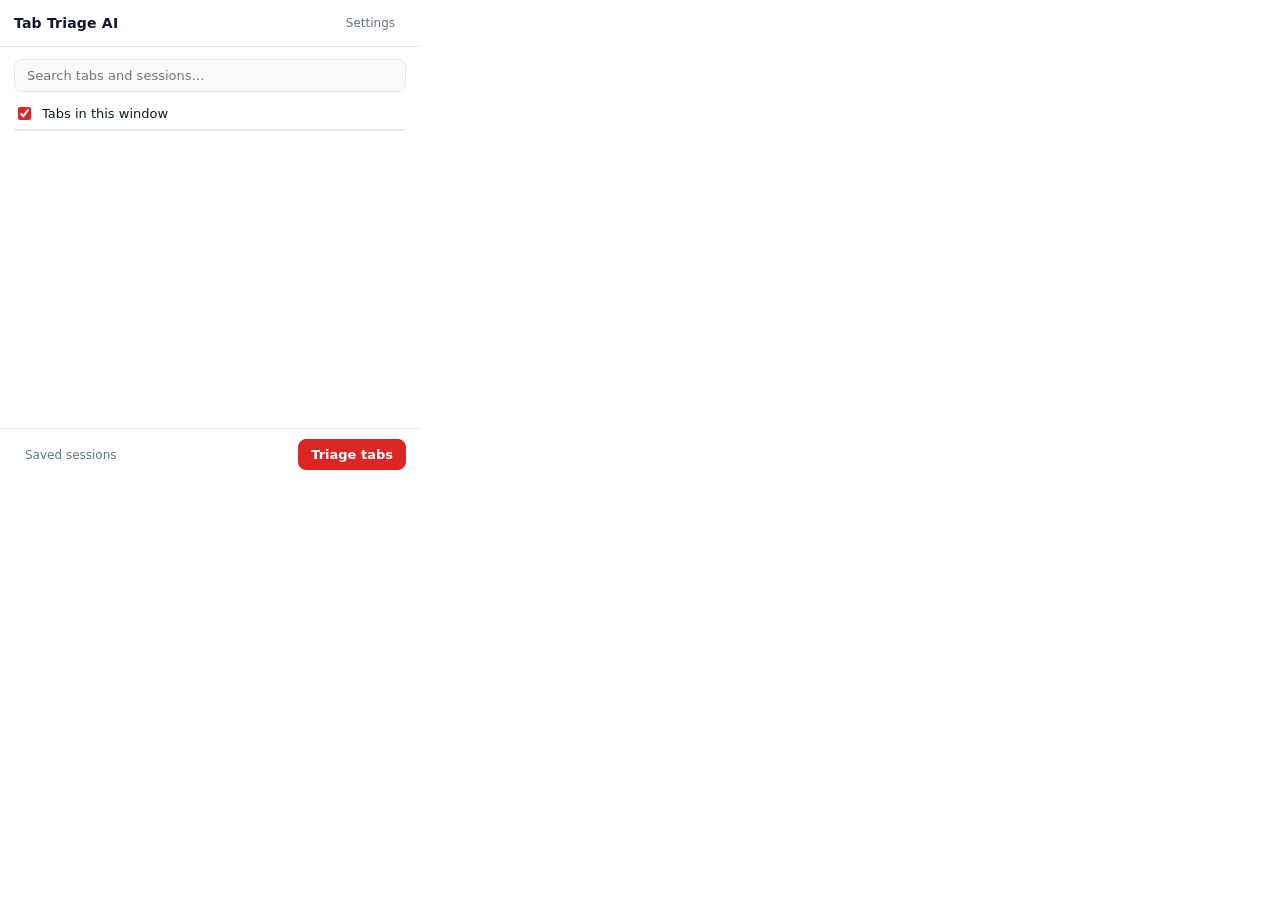
<file: popup/popup.html>
<!doctype html>
<html lang="en">
  <head>
    <meta charset="utf-8" />
    <title>Tab Triage AI</title>
    <link rel="stylesheet" href="popup.css" />
  </head>
  <body>
    <header>
      <div class="brand">
        <h1>Tab Triage AI</h1>
      </div>
      <div class="header-actions">
        <span id="quota" class="quota"></span>
        <button id="open-options" class="ghost small" title="Settings">Settings</button>
      </div>
    </header>

    <main>
      <div class="search">
        <input id="search" type="search" placeholder="Search tabs and sessions…" autocomplete="off" spellcheck="false" aria-label="Search tabs and sessions" aria-controls="search-results" aria-expanded="false" />
      </div>

      <section id="setup" class="hidden card warn">
        <p><strong>Choose an AI provider to get started.</strong></p>
        <p class="muted">Your key stays on this device. Tab Triage AI calls your selected AI provider directly — no server in the middle.</p>
        <button id="setup-cta" class="primary">Open Settings</button>
      </section>

      <div id="status-notice" class="notice hidden" role="status" aria-live="polite" aria-atomic="true"></div>

      <section id="picker">
        <div class="picker-head">
          <label class="checkbox">
            <input type="checkbox" id="select-all" checked aria-label="Select all tabs in this window" />
            <span>Tabs in this window</span>
          </label>
          <span id="tab-count" class="muted"></span>
        </div>
        <div id="picker-cap" class="picker-cap hidden"></div>
        <ul id="tab-list" class="tab-list"></ul>
      </section>

      <section id="stale-section" class="hidden alert-section">
        <div class="alert-section-head">
          <span class="alert-section-title">Stale tabs</span>
          <span id="stale-section-count" class="alert-count"></span>
        </div>
        <ul id="stale-section-list" class="alert-list"></ul>
        <div id="stale-section-footer" class="alert-footer hidden">
          <button id="stale-close-all" class="small danger-subtle">Close all</button>
          <button id="stale-archive-all" class="small">Archive all</button>
        </div>
      </section>

      <section id="dupes-section" class="hidden alert-section">
        <div class="alert-section-head">
          <span class="alert-section-title">Duplicate tabs</span>
          <span id="dupes-section-count" class="alert-count"></span>
        </div>
        <ul id="dupes-section-list" class="alert-list"></ul>
        <div id="dupes-section-footer" class="alert-footer hidden">
          <button id="dupes-close-all" class="small danger-subtle">Close all duplicates</button>
        </div>
      </section>

      <section id="result" class="hidden">
        <div class="result-head result-head--triage">
          <div class="result-title-row">
            <h2>Suggested groups</h2>
            <button id="apply-all" class="primary" title="Apply every group as a Chrome tab group">Organize window</button>
          </div>
          <div class="result-actions">
            <button id="add-group" class="ghost">Add group</button>
            <button id="save-session" class="ghost">Save session</button>
            <button id="export-md" class="ghost">Copy as Markdown</button>
            <button id="export-notion" class="ghost" title="Send to Notion (lifetime)">Send to Notion</button>
            <button id="back" class="ghost">← Back</button>
          </div>
        </div>
        <div id="result-notice" class="notice hidden" role="status" aria-live="polite" aria-atomic="true"></div>
        <div id="groups"></div>
      </section>

      <section id="search-results" class="hidden">
        <h3 class="search-section-title">Open tabs <span id="search-tabs-count" class="muted"></span></h3>
        <ul id="search-tab-list" class="search-list"></ul>
        <h3 class="search-section-title">Saved sessions <span id="search-sessions-count" class="muted"></span></h3>
        <ul id="search-session-list" class="search-list"></ul>
        <p id="search-empty" class="muted hidden" style="padding: 8px 4px;">No matches.</p>
      </section>

      <section id="sessions" class="hidden">
        <div class="result-head">
          <h2>Saved sessions</h2>
          <button id="sessions-back" class="ghost">← Back</button>
        </div>
        <ul id="session-list" class="session-list"></ul>
      </section>

      <div id="error" class="error hidden" role="alert" aria-live="assertive" aria-atomic="true"></div>
      <div id="sr-status" class="sr-only" role="status" aria-live="polite" aria-atomic="true"></div>
      <div id="sr-alert" class="sr-only" role="alert" aria-live="assertive" aria-atomic="true"></div>
    </main>

    <footer>
      <button id="show-sessions" class="ghost small">Saved sessions</button>
      <button id="triage" class="primary">Triage tabs</button>
    </footer>

    <script type="module" src="popup.js"></script>
  </body>
</html>
</file>
<file: options/options.css>
:root {
  --bg: #ffffff;
  --surface: #f8fafc;
  --surface-2: #eef2f6;
  --border: #e2e8f0;
  --border-strong: #cbd5e1;
  --text: #0f172a;
  --muted: #64748b;
  --accent: #dc2626;
  --accent-strong: #b91c1c;
  --accent-soft: #fee2e2;
  --accent-2: #0d9488;
  --accent-2-strong: #0f766e;
  --accent-2-soft: #ccfbf1;
  --focus-ring: #0f766e;
  --ok: #16a34a;
  --warn: #d97706;
  --danger: #dc2626;
  --danger-soft: #fee2e2;
  --radius: 10px;
}

body.dark {
  --bg: #0d1117;
  --surface: #161b22;
  --surface-2: #21262d;
  --border: #30363d;
  --border-strong: #484f58;
  --text: #e6edf3;
  --muted: #8b949e;
  --accent: #f87171;
  --accent-strong: #ef4444;
  --accent-soft: rgba(248, 113, 113, 0.22);
  --accent-2: #5eead4;
  --accent-2-strong: #2dd4bf;
  --accent-2-soft: rgba(94, 234, 212, 0.22);
  --focus-ring: #5eead4;
  --ok: #4ade80;
  --warn: #fbbf24;
  --danger: #f87171;
  --danger-soft: rgba(248, 113, 113, 0.18);
}
@media (prefers-color-scheme: dark) {
  body:not(.light) {
    --bg: #0d1117;
    --surface: #161b22;
    --surface-2: #21262d;
    --border: #30363d;
    --border-strong: #484f58;
    --text: #e6edf3;
    --muted: #8b949e;
    --accent: #f87171;
    --accent-strong: #ef4444;
    --accent-soft: #3a1818;
    --accent-2: #5eead4;
    --accent-2-strong: #2dd4bf;
    --accent-2-soft: #122e2b;
    --focus-ring: #5eead4;
    --ok: #4ade80;
    --warn: #fbbf24;
    --danger: #f87171;
    --danger-soft: #3a1818;
  }
}

* { box-sizing: border-box; }

body {
  margin: 0;
  font-family: -apple-system, BlinkMacSystemFont, "Segoe UI", system-ui, sans-serif;
  background: var(--bg);
  color: var(--text);
  font-size: 14px;
  line-height: 1.5;
  min-height: 100vh;
}

main {
  max-width: 640px;
  margin: 0 auto;
  padding: 24px 24px 64px;
  display: flex;
  flex-direction: column;
  gap: 20px;
}

.page-nav {
  position: sticky;
  top: 0;
  z-index: 10;
  background: var(--bg);
  border-bottom: 1px solid var(--border);
  backdrop-filter: saturate(180%) blur(6px);
}
.page-nav ul {
  max-width: 640px;
  margin: 0 auto;
  padding: 10px 16px;
  display: flex;
  gap: 2px;
  list-style: none;
  overflow-x: auto;
  scrollbar-width: thin;
}
.page-nav a {
  display: block;
  padding: 6px 10px;
  border-radius: 6px;
  color: var(--muted);
  text-decoration: none;
  font-size: 13px;
  font-weight: 500;
  white-space: nowrap;
  transition: background 0.12s ease, color 0.12s ease;
}
.page-nav a:hover { background: var(--surface-2); color: var(--text); }
.page-nav a.active { color: var(--text); background: var(--surface-2); }

section.card { scroll-margin-top: 64px; }

header { margin-bottom: 4px; }
.brand { display: flex; align-items: center; gap: 10px; }
.brand h1 { margin: 0; font-size: 22px; font-weight: 700; letter-spacing: -0.3px; }

.muted { color: var(--muted); }
.muted a { color: var(--accent-2-strong); }
.muted a:hover { color: var(--accent-2); }

.card {
  background: var(--surface);
  border: 1px solid var(--border);
  border-radius: var(--radius);
  padding: 20px;
  box-shadow: 0 1px 2px rgba(15, 23, 42, 0.04);
}
.card h2 { margin: 0 0 8px; font-size: 16px; font-weight: 600; }
.card p { margin: 0 0 12px; }
.card ul { margin: 0; padding-left: 18px; }

.row { display: flex; gap: 8px; margin-bottom: 12px; }

textarea {
  background: var(--bg);
  border: 1.5px solid var(--border);
  color: var(--text);
  padding: 10px 12px;
  border-radius: var(--radius);
  font: inherit;
  resize: vertical;
  min-height: 64px;
  width: 100%;
  transition: border-color 0.12s ease;
}
textarea:hover { border-color: var(--border-strong); }
textarea:focus {
  outline: none;
  border-color: var(--accent-2);
  box-shadow: 0 0 0 3px var(--accent-2-soft);
}

input:not([type="checkbox"]):not([type="radio"]) {
  flex: 1;
  background: var(--bg);
  border: 1.5px solid var(--border);
  color: var(--text);
  padding: 10px 12px;
  border-radius: var(--radius);
  font: inherit;
  transition: border-color 0.12s ease;
}
input:not([type="checkbox"]):not([type="radio"]):hover {
  border-color: var(--border-strong);
}
input:not([type="checkbox"]):not([type="radio"]):focus {
  outline: none;
  border-color: var(--accent-2);
  box-shadow: 0 0 0 3px var(--accent-2-soft);
}

input[type="checkbox"] {
  appearance: none;
  -webkit-appearance: none;
  width: 18px;
  height: 18px;
  margin: 0;
  border: 1.5px solid var(--border-strong);
  border-radius: 5px;
  background: var(--bg);
  cursor: pointer;
  flex: 0 0 auto;
  display: inline-grid;
  place-content: center;
  transition: background 0.12s ease, border-color 0.12s ease;
}
input[type="checkbox"]:hover { border-color: var(--accent); }
input[type="checkbox"]:focus-visible {
  outline: 2px solid var(--focus-ring);
  outline-offset: 2px;
}
input[type="checkbox"]:checked {
  background: var(--accent);
  border-color: var(--accent);
}
input[type="checkbox"]:checked::after {
  content: "";
  width: 10px;
  height: 10px;
  background-image: url("data:image/svg+xml;utf8,<svg xmlns='http://www.w3.org/2000/svg' viewBox='0 0 16 16' fill='none' stroke='%23ffffff' stroke-width='3' stroke-linecap='round' stroke-linejoin='round'><polyline points='3 8 7 12 13 4'/></svg>");
  background-size: contain;
  background-repeat: no-repeat;
}

.checkbox-row {
  display: flex;
  align-items: center;
  gap: 10px;
  margin-bottom: 8px;
  cursor: pointer;
  user-select: none;
}
.checkbox-row span { line-height: 1.4; }

button {
  font: inherit;
  background: var(--bg);
  color: var(--text);
  border: 1px solid var(--border);
  border-radius: var(--radius);
  padding: 9px 14px;
  cursor: pointer;
  transition: background 0.12s ease, border-color 0.12s ease, color 0.12s ease;
}
button:hover { background: var(--surface-2); border-color: var(--border-strong); }
button.primary {
  background: var(--accent);
  border-color: var(--accent);
  color: #ffffff;
  font-weight: 600;
}
button.primary:hover { background: var(--accent-strong); border-color: var(--accent-strong); }
button.ghost { background: transparent; border-color: transparent; color: var(--muted); }
button.ghost:hover { background: var(--surface-2); color: var(--text); }
button:disabled { opacity: 0.5; cursor: not-allowed; }

.actions { display: flex; align-items: center; gap: 8px; }
.status { font-size: 12px; color: var(--muted); }
.status.ok { color: var(--ok); }
.status.warn { color: var(--warn); }
.status.err { color: var(--danger); }
.hidden { display: none !important; }

.lifetime-note {
  background: var(--surface-2);
  border: 1px solid var(--border);
  border-radius: 8px;
  color: var(--text);
  font-size: 13px;
  padding: 10px 12px;
}
.lifetime-note.warn { border-color: var(--warn); }

.shortcut-list {
  list-style: none;
  margin: 0 0 12px;
  padding: 0;
  border: 1px solid var(--border);
  border-radius: 8px;
  overflow: hidden;
}
.shortcut-item {
  display: grid;
  grid-template-columns: minmax(0, 1fr) auto;
  gap: 8px 12px;
  align-items: center;
  padding: 10px 12px;
  border-bottom: 1px solid var(--border);
}
.shortcut-item:last-child { border-bottom: 0; }
.shortcut-name { font-weight: 600; }
.shortcut-description {
  margin-top: 2px;
  color: var(--muted);
  font-size: 12px;
  line-height: 1.35;
}
.shortcut-key {
  min-width: 96px;
  padding: 4px 8px;
  border: 1px solid var(--border);
  border-radius: 6px;
  background: var(--bg);
  color: var(--text);
  font-family: ui-monospace, SFMono-Regular, Menlo, Consolas, monospace;
  font-size: 12px;
  font-weight: 600;
  text-align: center;
  white-space: nowrap;
}
.shortcut-key.unset {
  border-color: var(--warn);
  color: var(--warn);
}

.session-limit-settings {
  border-top: 1px solid var(--border);
  margin: 14px 0 12px;
  padding-top: 14px;
}
.session-limit-settings .row { margin-bottom: 6px; }
.session-limit-settings .status { margin: 0; }

.settings-group {
  border-top: 1px solid var(--border);
  margin-top: 14px;
  padding-top: 14px;
}
.settings-group .status { margin-bottom: 0; }
.subsection-title {
  margin: 0 0 6px;
  font-size: 13px;
  font-weight: 600;
}

code {
  background: var(--surface-2);
  padding: 1px 6px;
  border-radius: 4px;
  font-size: 12px;
  color: var(--accent-2-strong);
}

.field {
  display: flex;
  flex-direction: column;
  gap: 4px;
  flex: 1;
}
.field-label {
  font-size: 12px;
  color: var(--muted);
  font-weight: 500;
}
.field-hint {
  font-size: 11px;
  color: var(--muted);
}
.field select {
  background: var(--bg);
  border: 1.5px solid var(--border);
  color: var(--text);
  padding: 8px 10px;
  border-radius: var(--radius);
  font: inherit;
  transition: border-color 0.12s ease;
}
.field select:hover { border-color: var(--border-strong); }
.field select:focus {
  outline: none;
  border-color: var(--accent-2);
  box-shadow: 0 0 0 3px var(--accent-2-soft);
}

.disclosure {
  margin-top: 16px;
  border-top: 1px solid var(--border);
  padding-top: 12px;
}
.disclosure > summary {
  cursor: pointer;
  font-weight: 600;
  font-size: 13px;
  color: var(--text);
  list-style: none;
  display: flex;
  align-items: center;
  gap: 6px;
  padding: 4px 0;
  user-select: none;
}
.disclosure > summary::-webkit-details-marker { display: none; }
.disclosure > summary::before {
  content: "";
  width: 0;
  height: 0;
  border-left: 5px solid var(--muted);
  border-top: 4px solid transparent;
  border-bottom: 4px solid transparent;
  transition: transform 0.12s ease;
}
.disclosure[open] > summary::before { transform: rotate(90deg); }
.disclosure > *:not(summary) { margin-top: 8px; }

button:focus-visible,
a:focus-visible,
textarea:focus-visible,
input:not([type="checkbox"]):not([type="radio"]):focus-visible,
input[type="checkbox"]:focus-visible,
.field select:focus-visible,
.disclosure > summary:focus-visible {
  outline: 2px solid var(--focus-ring);
  outline-offset: 2px;
}

@media (prefers-reduced-motion: reduce) {
  *,
  *::before,
  *::after {
    animation-duration: 0.01ms !important;
    animation-iteration-count: 1 !important;
    scroll-behavior: auto !important;
    transition-duration: 0.01ms !important;
  }
}

@media (max-width: 520px) {
  .shortcut-item {
    grid-template-columns: 1fr;
  }
  .shortcut-key {
    justify-self: start;
  }
}
</file>
<file: popup/popup.css>
:root {
  --bg: #ffffff;
  --surface: #f8fafc;
  --surface-2: #eef2f6;
  --surface-3: #e2e8f0;
  --border: #e2e8f0;
  --border-strong: #cbd5e1;
  --text: #0f172a;
  --muted: #64748b;
  --accent: #dc2626;            /* medical red */
  --accent-strong: #b91c1c;     /* hover / pressed */
  --accent-soft: #fee2e2;       /* tint bg */
  --accent-2: #0d9488;          /* surgical teal */
  --accent-2-strong: #0f766e;
  --accent-2-soft: #ccfbf1;
  --focus-ring: #0f766e;
  --ok: #16a34a;
  --ok-soft: #dcfce7;
  --warn: #d97706;
  --warn-soft: #fef3c7;
  --danger: #dc2626;
  --danger-soft: #fee2e2;
  --radius: 8px;
  --shadow-sm: 0 1px 2px rgba(15, 23, 42, 0.04);
  --shadow: 0 1px 2px rgba(15, 23, 42, 0.04), 0 2px 6px rgba(15, 23, 42, 0.05);
}

body.dark {
  --bg: #0d1117;
  --surface: #161b22;
  --surface-2: #21262d;
  --surface-3: #30363d;
  --border: #30363d;
  --border-strong: #484f58;
  --text: #e6edf3;
  --muted: #8b949e;
  --accent: #f87171;
  --accent-strong: #ef4444;
  --accent-soft: rgba(248, 113, 113, 0.22);
  --accent-2: #5eead4;
  --accent-2-strong: #2dd4bf;
  --accent-2-soft: rgba(94, 234, 212, 0.22);
  --focus-ring: #5eead4;
  --ok: #4ade80;
  --ok-soft: rgba(74, 222, 128, 0.18);
  --warn: #fbbf24;
  --warn-soft: rgba(251, 191, 36, 0.18);
  --danger: #f87171;
  --danger-soft: rgba(248, 113, 113, 0.18);
  --shadow-sm: 0 1px 2px rgba(0, 0, 0, 0.4);
  --shadow: 0 1px 2px rgba(0, 0, 0, 0.4), 0 2px 6px rgba(0, 0, 0, 0.3);
}
@media (prefers-color-scheme: dark) {
  body:not(.light) {
    --bg: #0d1117;
    --surface: #161b22;
    --surface-2: #21262d;
    --surface-3: #30363d;
    --border: #30363d;
    --border-strong: #484f58;
    --text: #e6edf3;
    --muted: #8b949e;
    --accent: #f87171;
    --accent-strong: #ef4444;
    --accent-soft: #3a1818;
    --accent-2: #5eead4;
    --accent-2-strong: #2dd4bf;
    --accent-2-soft: #122e2b;
    --focus-ring: #5eead4;
    --ok: #4ade80;
    --ok-soft: #14281a;
    --warn: #fbbf24;
    --warn-soft: #33250b;
    --danger: #f87171;
    --danger-soft: #3a1818;
    --shadow-sm: 0 1px 2px rgba(0, 0, 0, 0.4);
    --shadow: 0 1px 2px rgba(0, 0, 0, 0.4), 0 2px 6px rgba(0, 0, 0, 0.3);
  }
}

* { box-sizing: border-box; }

html, body {
  margin: 0;
  padding: 0;
  width: 420px;
  font-family: -apple-system, BlinkMacSystemFont, "Segoe UI", system-ui, sans-serif;
  font-size: 13px;
  color: var(--text);
  background: var(--bg);
}

body { min-height: 480px; display: flex; flex-direction: column; }

header {
  display: flex;
  align-items: center;
  justify-content: space-between;
  padding: 10px 14px;
  border-bottom: 1px solid var(--border);
}

.brand { display: flex; align-items: center; gap: 8px; }
.brand h1 { margin: 0; font-size: 14px; font-weight: 600; letter-spacing: 0.2px; }

.header-actions { display: flex; align-items: center; gap: 8px; }
.quota {
  font-size: 11px;
  color: var(--muted);
  display: inline-flex;
  align-items: center;
  gap: 6px;
}
.upgrade-pill {
  padding: 2px 8px;
  font-size: 10px;
  border-radius: 999px;
  background: var(--accent-2-soft);
  border-color: var(--accent-2);
  color: var(--accent-2-strong);
  font-weight: 600;
}
.upgrade-pill:hover {
  background: var(--accent-2);
  color: #ffffff;
}

main {
  flex: 1;
  overflow-y: auto;
  padding: 12px 14px;
  display: flex;
  flex-direction: column;
  gap: 12px;
}

footer {
  display: flex;
  justify-content: space-between;
  align-items: center;
  padding: 10px 14px;
  border-top: 1px solid var(--border);
  gap: 8px;
}

button {
  font: inherit;
  color: var(--text);
  background: var(--bg);
  border: 1px solid var(--border);
  border-radius: var(--radius);
  padding: 7px 12px;
  cursor: pointer;
  transition: background 0.12s ease, border-color 0.12s ease, color 0.12s ease;
}
button:hover { background: var(--surface-2); border-color: var(--border-strong); }
button:disabled { opacity: 0.5; cursor: not-allowed; }

button.primary {
  background: var(--accent);
  border-color: var(--accent);
  color: #ffffff;
  font-weight: 600;
}
button.primary:hover { background: var(--accent-strong); border-color: var(--accent-strong); }

button.ghost { background: transparent; border-color: transparent; color: var(--muted); }
button.ghost:hover { background: var(--surface-2); color: var(--text); }
button.small { padding: 5px 10px; font-size: 12px; }

.card {
  background: var(--surface);
  border: 1px solid var(--border);
  border-radius: var(--radius);
  padding: 12px;
}
.card.warn { border-color: var(--warn); background: var(--warn-soft); }
.card p { margin: 0 0 8px; }
.muted { color: var(--muted); }
.sr-only {
  position: absolute;
  width: 1px;
  height: 1px;
  padding: 0;
  margin: -1px;
  overflow: hidden;
  clip: rect(0, 0, 0, 0);
  white-space: nowrap;
  border: 0;
}

.picker-head {
  display: flex;
  align-items: center;
  justify-content: space-between;
  margin-bottom: 6px;
}

.picker-cap {
  margin: 0 0 6px;
  padding: 7px 10px;
  border: 1px solid var(--border);
  border-radius: var(--radius);
  background: var(--surface);
  color: var(--muted);
  font-size: 12px;
  line-height: 1.35;
}
.picker-cap.is-capped {
  border-color: var(--accent-2);
  background: var(--accent-2-soft);
  color: var(--text);
}

.checkbox { display: flex; align-items: center; gap: 8px; cursor: pointer; user-select: none; }
.checkbox input { accent-color: var(--accent); }

.search input {
  width: 100%;
  background: var(--surface);
  border: 1px solid var(--border);
  color: var(--text);
  font: inherit;
  font-size: 13px;
  padding: 8px 12px;
  border-radius: var(--radius);
  transition: border-color 0.12s ease;
}
.search input:focus {
  outline: none;
  border-color: var(--accent-2);
  box-shadow: 0 0 0 3px var(--accent-2-soft);
}

.search-section-title {
  margin: 8px 0 6px;
  font-size: 11px;
  font-weight: 600;
  color: var(--muted);
  text-transform: uppercase;
  letter-spacing: 0.05em;
  display: flex;
  align-items: center;
  gap: 8px;
}
.search-section-title .muted { font-weight: 400; text-transform: none; letter-spacing: 0; }

.search-list {
  list-style: none;
  margin: 0 0 4px;
  padding: 0;
  display: flex;
  flex-direction: column;
  gap: 2px;
  border: 1px solid var(--border);
  border-radius: var(--radius);
  background: var(--surface);
}
.search-list li {
  display: flex;
  align-items: center;
  gap: 8px;
  padding: 0;
  border-bottom: 1px solid var(--border);
  font-size: 12px;
}
.search-list li:last-child { border-bottom: none; }
.search-list li:hover,
.search-list li:focus-within {
  background: var(--surface-2);
}
.search-session-result {
  align-items: stretch;
}
.search-result-button {
  appearance: none;
  border: 0;
  background: transparent;
  color: inherit;
  font: inherit;
  text-align: left;
  width: 100%;
  min-width: 0;
  padding: 6px 10px;
  display: flex;
  align-items: center;
  gap: 8px;
  cursor: pointer;
}
.search-result-button:focus { outline: none; }
.search-result-button:focus-visible,
.search-result-button.is-active {
  box-shadow: inset 0 0 0 2px var(--accent-2);
}
.search-list li[aria-disabled="true"] {
  padding: 6px 10px;
  cursor: default;
  box-shadow: none;
}
.search-list li[aria-disabled="true"]:hover {
  background: transparent;
}
.search-list .favicon { width: 14px; height: 14px; flex-shrink: 0; border-radius: 2px; }
.search-list .title {
  flex: 1;
  overflow: hidden;
  text-overflow: ellipsis;
  white-space: nowrap;
}
.search-list .host { color: var(--muted); font-size: 11px; flex-shrink: 0; max-width: 110px; overflow: hidden; text-overflow: ellipsis; }
.search-list .badge {
  font-size: 10px;
  color: var(--accent-2-strong);
  background: var(--accent-2-soft);
  padding: 1px 6px;
  border-radius: 999px;
  flex-shrink: 0;
}
.search-aux {
  background: transparent;
  border: 1px solid transparent;
  color: var(--muted);
  padding: 2px 7px;
  border-radius: 4px;
  font-size: 11px;
  line-height: 1;
  cursor: pointer;
  flex-shrink: 0;
  margin-right: 6px;
}
.search-session-actions {
  display: flex;
  align-items: center;
  gap: 4px;
  flex-shrink: 0;
  padding-right: 6px;
}
.search-session-actions .search-aux {
  margin-right: 0;
}
.search-list li:hover .search-aux,
.search-list li:focus-within .search-aux,
.search-list li.is-active .search-aux {
  color: var(--text);
  border-color: var(--border);
}
.search-aux:hover { background: var(--accent-2-soft); color: var(--accent-2-strong); }
.search-aux:focus-visible {
  outline: 2px solid var(--focus-ring);
  outline-offset: 2px;
}

.tab-list {
  list-style: none;
  margin: 0;
  padding: 0;
  display: flex;
  flex-direction: column;
  gap: 2px;
  max-height: 280px;
  overflow-y: auto;
  border: 1px solid var(--border);
  border-radius: var(--radius);
}
.tab-list li {
  display: flex;
  align-items: center;
  gap: 8px;
  padding: 6px 10px;
  border-bottom: 1px solid var(--border);
}
.tab-list li:last-child { border-bottom: none; }
.tab-list li:hover { background: var(--surface-2); }
.tab-list .favicon { width: 14px; height: 14px; flex-shrink: 0; border-radius: 2px; background: var(--surface-2); }
.tab-list .title {
  flex: 1;
  overflow: hidden;
  text-overflow: ellipsis;
  white-space: nowrap;
}
.tab-list .host { color: var(--muted); font-size: 11px; flex-shrink: 0; max-width: 100px; overflow: hidden; text-overflow: ellipsis; }
.tab-list li.cap-excluded {
  background: var(--surface);
  color: var(--muted);
}
.tab-list li.cap-excluded .title,
.tab-list li.cap-excluded .host {
  color: var(--muted);
}
.cap-chip {
  flex-shrink: 0;
  border: 1px solid var(--border-strong);
  border-radius: 999px;
  padding: 1px 6px;
  color: var(--muted);
  font-size: 10px;
  line-height: 1.4;
}

.group-chip {
  font-size: 10px;
  color: var(--muted);
  padding: 1px 8px 1px 15px;
  background: var(--surface-2);
  border-radius: 999px;
  border: 1px solid var(--border);
  position: relative;
  flex-shrink: 0;
  max-width: 90px;
  overflow: hidden;
  text-overflow: ellipsis;
  white-space: nowrap;
  line-height: 1.4;
}
.group-chip::before {
  content: "";
  position: absolute;
  left: 6px; top: 50%; transform: translateY(-50%);
  width: 6px; height: 6px;
  border-radius: 50%;
  background: #5f6368;
}
.group-chip[data-color="grey"]::before   { background: #5f6368; }
.group-chip[data-color="blue"]::before   { background: #1a73e8; }
.group-chip[data-color="red"]::before    { background: #d93025; }
.group-chip[data-color="yellow"]::before { background: #f9ab00; }
.group-chip[data-color="green"]::before  { background: #1e8e3e; }
.group-chip[data-color="pink"]::before   { background: #d01884; }
.group-chip[data-color="purple"]::before { background: #9334e6; }
.group-chip[data-color="cyan"]::before   { background: #007b83; }
.group-chip[data-color="orange"]::before { background: #fa903e; }

.result-head {
  display: flex;
  align-items: center;
  justify-content: space-between;
  margin-bottom: 8px;
}
.result-head h2 { margin: 0; font-size: 13px; font-weight: 600; }
.result-head--triage {
  align-items: stretch;
  flex-direction: column;
  justify-content: flex-start;
  gap: 8px;
}
.result-title-row {
  display: flex;
  align-items: center;
  justify-content: space-between;
  gap: 10px;
}
.result-title-row h2 { flex: 1; min-width: 0; }
.result-title-row #apply-all {
  flex: 0 0 auto;
  padding: 6px 10px;
  font-size: 12px;
  white-space: nowrap;
}
.result-actions {
  display: grid;
  grid-template-columns: repeat(2, minmax(0, 1fr));
  gap: 6px;
}
.result-actions button {
  min-width: 0;
  padding: 5px 8px;
  font-size: 11px;
  line-height: 1.2;
  white-space: nowrap;
}

.group {
  background: var(--surface);
  border: 1px solid var(--border);
  border-radius: var(--radius);
  padding: 10px 12px;
  margin-bottom: 8px;
  transition: opacity 0.2s ease;
}
.group.group-busy { opacity: 0.55; pointer-events: none; }
.group.group-status-archived,
.group.group-status-closed,
.group.group-status-moved,
.group.group-status-empty {
  opacity: 0.65;
}
.group-head {
  display: flex;
  align-items: center;
  justify-content: space-between;
  margin-bottom: 6px;
  gap: 8px;
}
.group-label {
  font-weight: 600;
  display: flex;
  align-items: center;
  gap: 6px;
  min-width: 0;
  overflow: hidden;
  text-overflow: ellipsis;
  white-space: nowrap;
  flex: 1;
}
.group-label-input {
  width: 100%;
  min-width: 0;
  color: var(--text);
  background: transparent;
  border: 1px solid transparent;
  border-radius: 6px;
  padding: 3px 5px;
  font: inherit;
  font-weight: 600;
}
.group-label-input:hover {
  background: var(--bg);
  border-color: var(--border);
}
.group-label-input:focus {
  background: var(--bg);
  border-color: var(--accent-2);
}
.group-label-input:disabled {
  opacity: 1;
  color: var(--text);
  background: transparent;
}
.group-meta { display: flex; align-items: center; gap: 8px; flex-shrink: 0; }
.group-tab-count { font-size: 11px; color: var(--muted); }
.group-status-badge {
  font-size: 10px;
  padding: 2px 8px;
  border-radius: 999px;
  background: var(--ok-soft);
  border: 1px solid var(--ok);
  color: var(--ok);
  white-space: nowrap;
  font-weight: 600;
}
.group-status-moved .group-status-badge,
.group-status-grouped .group-status-badge {
  background: var(--accent-2-soft);
  border-color: var(--accent-2);
  color: var(--accent-2-strong);
}
.group-status-closed .group-status-badge,
.group-status-empty .group-status-badge {
  background: var(--danger-soft);
  border-color: var(--danger);
  color: var(--danger);
}
.group-summary { margin: 0 0 8px; padding-left: 16px; color: var(--muted); }
.group-summary li { margin-bottom: 2px; }
.group-tabs {
  list-style: none;
  margin: 0; padding: 0;
  display: flex; flex-direction: column; gap: 3px;
  border-top: 1px dashed var(--border);
  padding-top: 6px;
}
.group-tabs li {
  display: flex; gap: 6px; align-items: center;
  font-size: 12px;
  min-width: 0;
}
.group-tabs .favicon { width: 12px; height: 12px; flex-shrink: 0; }
.group-tabs a {
  color: var(--accent-2-strong);
  text-decoration: none;
  overflow: hidden;
  text-overflow: ellipsis;
  white-space: nowrap;
  flex: 1;
  min-width: 0;
}
.group-tabs a:hover { text-decoration: underline; }
.group-empty {
  color: var(--muted);
  padding: 2px 0;
}
.tab-move {
  flex: 0 0 116px;
  max-width: 38%;
  min-width: 92px;
  color: var(--text);
  background: var(--bg);
  border: 1px solid var(--border);
  border-radius: 6px;
  padding: 2px 4px;
  font: inherit;
  font-size: 11px;
}
.tab-close {
  opacity: 0;
  background: transparent;
  border: none;
  color: var(--muted);
  font-size: 14px;
  line-height: 1;
  padding: 2px 6px;
  cursor: pointer;
  border-radius: 4px;
  transition: opacity 0.15s ease;
}
.group-tabs li:hover .tab-close,
.group-tabs li:focus-within .tab-close,
.tab-close:focus-visible { opacity: 1; }
.tab-close:hover { background: var(--danger-soft); color: var(--danger); }

.group-actions {
  display: flex;
  gap: 6px;
  margin-top: 8px;
  flex-wrap: wrap;
}
.group-actions button {
  padding: 5px 10px;
  font-size: 11px;
}
.group-actions button.small.primary {
  background: var(--accent);
  color: #ffffff;
  border-color: var(--accent);
  font-weight: 600;
}
.group-actions button.small.primary:hover {
  background: var(--accent-strong);
  border-color: var(--accent-strong);
}
.group-actions button.danger-subtle {
  color: var(--danger);
  border-color: var(--danger);
  background: var(--bg);
}
.group-actions button.danger-subtle:hover {
  background: var(--danger-soft);
}
.group-actions button:disabled { opacity: 0.4; }

.session-list { list-style: none; margin: 0; padding: 0; display: flex; flex-direction: column; gap: 6px; }
.session-list li {
  background: var(--surface);
  border: 1px solid var(--border);
  border-radius: var(--radius);
  padding: 10px 12px;
}
.session-meta { display: flex; justify-content: space-between; font-size: 11px; color: var(--muted); margin-bottom: 4px; }
.session-title { font-weight: 600; margin-bottom: 6px; }
.session-actions { display: flex; gap: 6px; margin-top: 6px; flex-wrap: wrap; }
.session-actions button { padding: 4px 8px; font-size: 11px; }

.error {
  background: var(--danger-soft);
  border: 1px solid var(--danger);
  color: var(--accent-strong);
  padding: 8px 10px;
  border-radius: var(--radius);
  font-size: 12px;
}

.notice {
  background: var(--accent-2-soft);
  border: 1px solid var(--accent-2);
  color: var(--accent-2-strong);
  padding: 8px 10px;
  border-radius: var(--radius);
  font-size: 12px;
  line-height: 1.35;
}
.notice.is-error {
  background: var(--danger-soft);
  border-color: var(--danger);
  color: var(--accent-strong);
}
.notice.is-ok {
  background: var(--ok-soft);
  border-color: var(--ok);
  color: var(--ok);
}
.notice a {
  color: inherit;
  font-weight: 600;
}

.alert-section {
  background: var(--surface);
  border: 1px solid var(--border);
  border-radius: var(--radius);
  overflow: hidden;
}

.alert-section-head {
  display: flex;
  align-items: center;
  gap: 6px;
  padding: 7px 10px;
  background: var(--surface-2);
  border-bottom: 1px solid var(--border);
}

.alert-section-title {
  font-size: 12px;
  font-weight: 600;
}

.alert-count {
  font-size: 11px;
  color: var(--muted);
  flex: 1;
}

.alert-list {
  list-style: none;
  margin: 0;
  padding: 0;
  display: flex;
  flex-direction: column;
  max-height: 130px;
  overflow-y: auto;
}

.alert-list li {
  display: flex;
  align-items: center;
  gap: 8px;
  padding: 5px 10px;
  border-bottom: 1px solid var(--border);
  font-size: 12px;
}

.alert-list li:last-child { border-bottom: none; }
.alert-list li:hover { background: var(--surface-2); }
.alert-list li:hover .tab-close,
.alert-list li:focus-within .tab-close { opacity: 1; }
.alert-list .favicon { width: 14px; height: 14px; flex-shrink: 0; border-radius: 2px; }

.alert-tab-body {
  flex: 1;
  overflow: hidden;
  display: flex;
  flex-direction: column;
}

.alert-tab-title {
  overflow: hidden;
  text-overflow: ellipsis;
  white-space: nowrap;
}

.alert-tab-meta {
  font-size: 11px;
  color: var(--muted);
  overflow: hidden;
  text-overflow: ellipsis;
  white-space: nowrap;
}

.alert-dup-body {
  flex: 1;
  overflow: hidden;
}

.alert-dup-title {
  display: block;
  overflow: hidden;
  text-overflow: ellipsis;
  white-space: nowrap;
}

.alert-dup-count {
  font-size: 11px;
  color: var(--muted);
  flex-shrink: 0;
  white-space: nowrap;
}

.alert-dup-actions {
  display: flex;
  gap: 4px;
  flex-shrink: 0;
}

.alert-dup-actions button {
  padding: 2px 8px;
  font-size: 11px;
}

.alert-footer {
  display: flex;
  gap: 6px;
  padding: 7px 10px;
  background: var(--surface-2);
  border-top: 1px solid var(--border);
}

.alert-footer button {
  padding: 4px 10px;
  font-size: 11px;
}

.hidden { display: none !important; }

.spinner {
  display: inline-block;
  width: 12px;
  height: 12px;
  border: 2px solid rgba(255, 255, 255, 0.35);
  border-top-color: #ffffff;
  border-radius: 50%;
  animation: spin 0.8s linear infinite;
  margin-right: 6px;
  vertical-align: -2px;
}
@keyframes spin { to { transform: rotate(360deg); } }

button:focus-visible,
a:focus-visible,
input:focus-visible,
select:focus-visible,
.search input:focus-visible,
[tabindex]:focus-visible {
  outline: 2px solid var(--focus-ring);
  outline-offset: 2px;
}

.search-result-button:focus-visible {
  outline: 2px solid var(--focus-ring);
  outline-offset: -2px;
}

@media (prefers-reduced-motion: reduce) {
  *,
  *::before,
  *::after {
    animation-duration: 0.01ms !important;
    animation-iteration-count: 1 !important;
    scroll-behavior: auto !important;
    transition-duration: 0.01ms !important;
  }

  .spinner {
    animation: none !important;
  }
}
</file>
